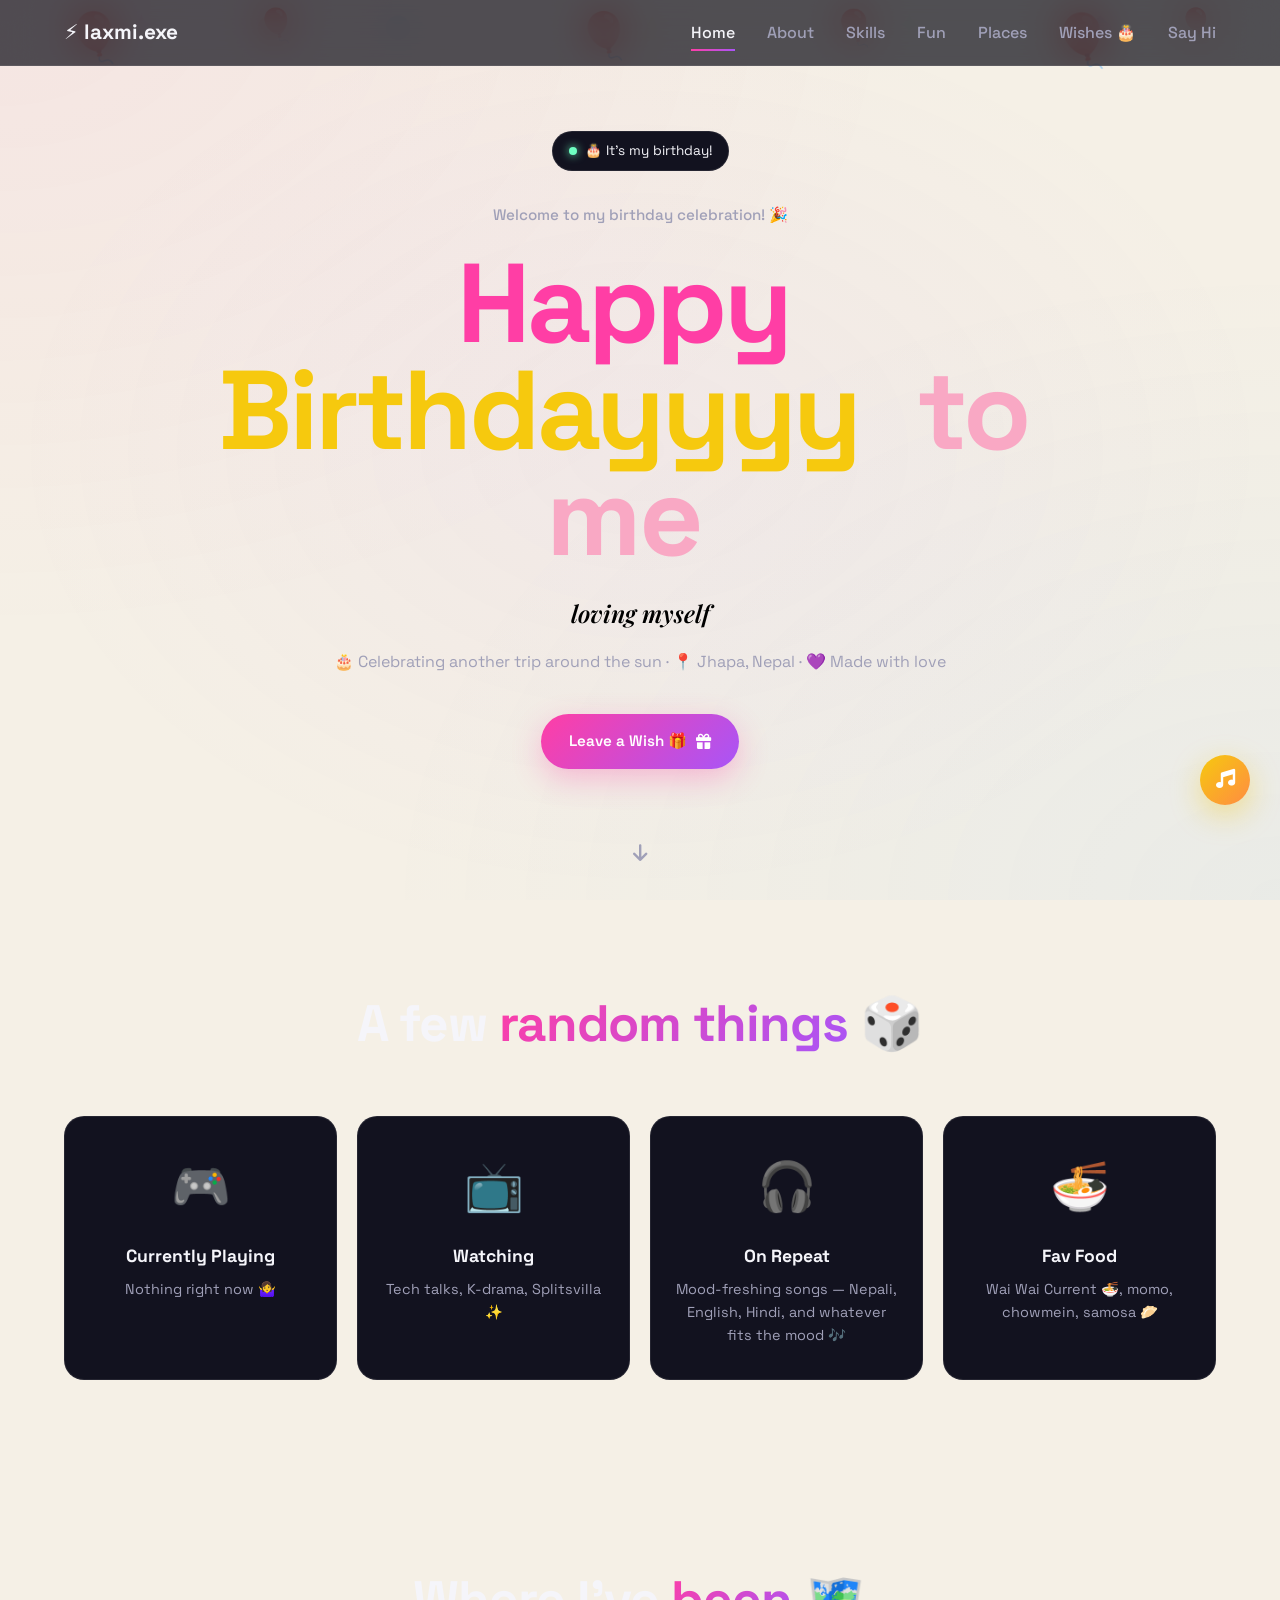
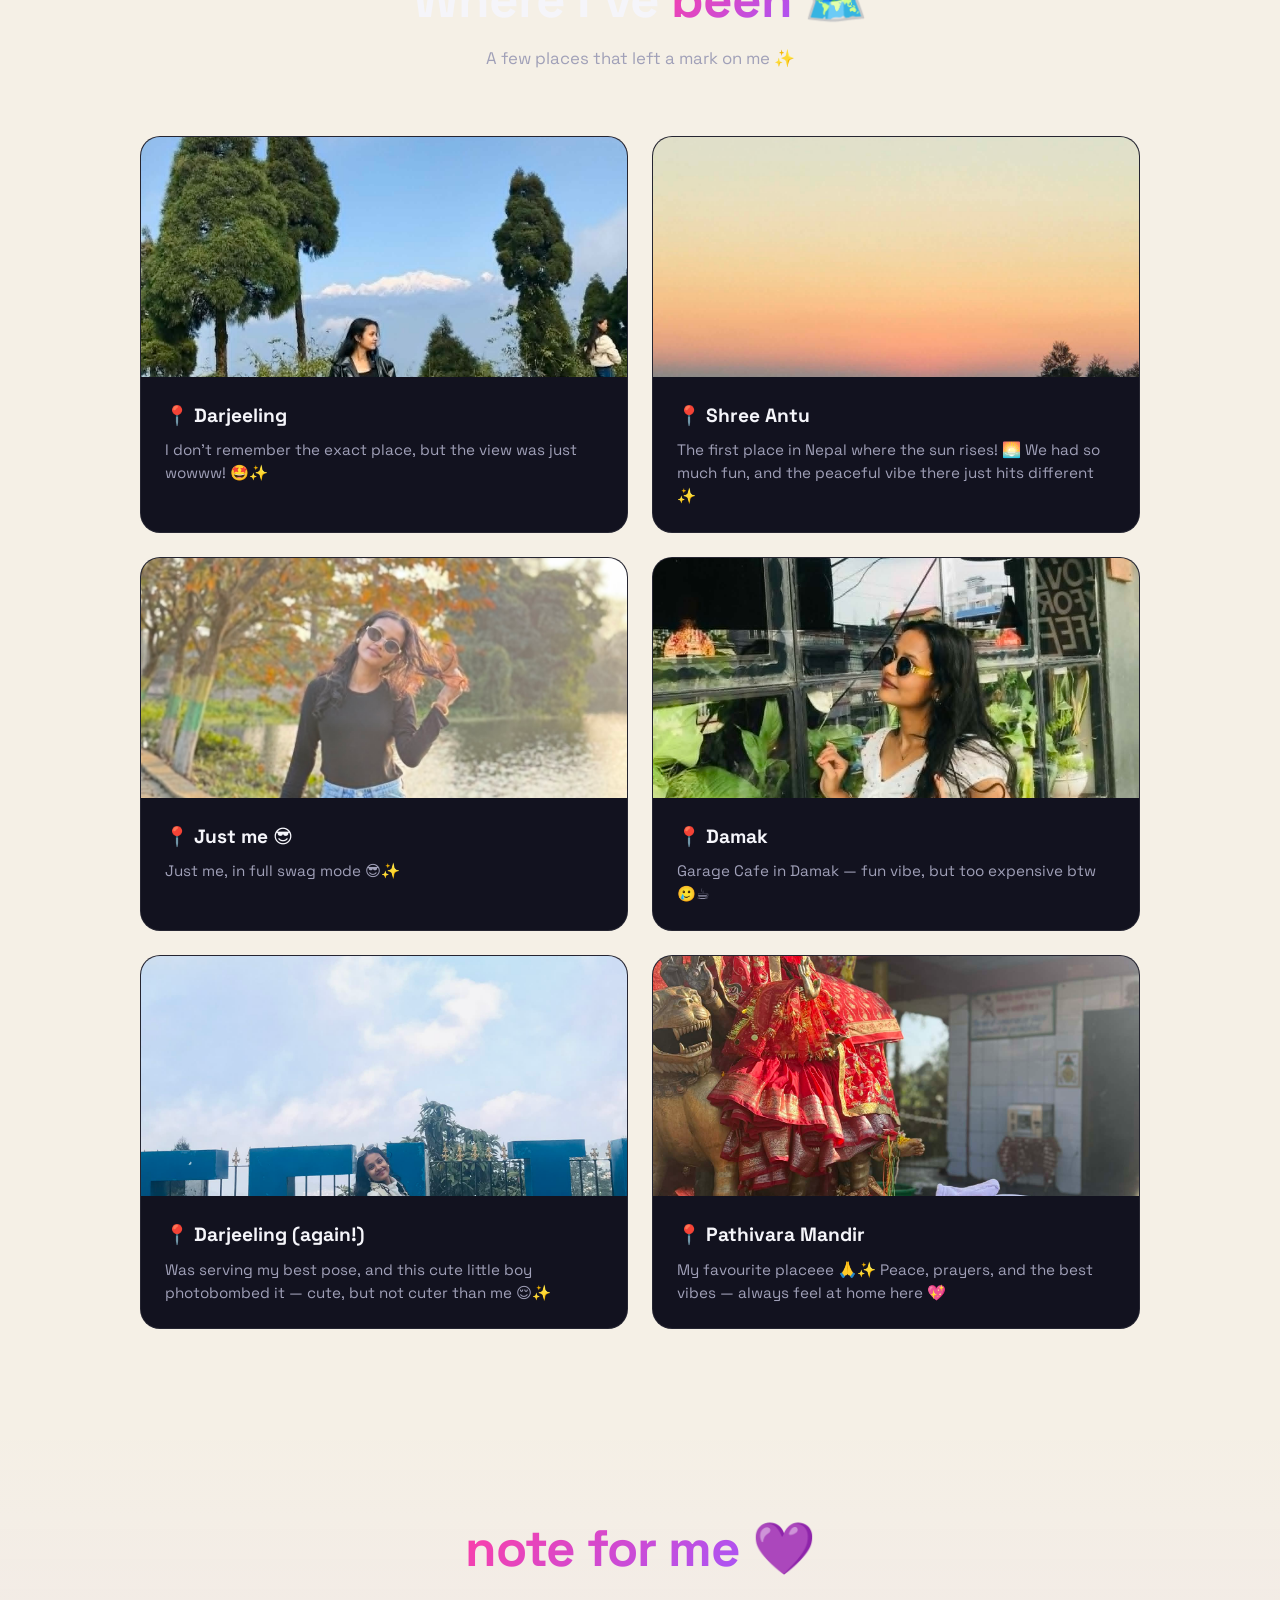
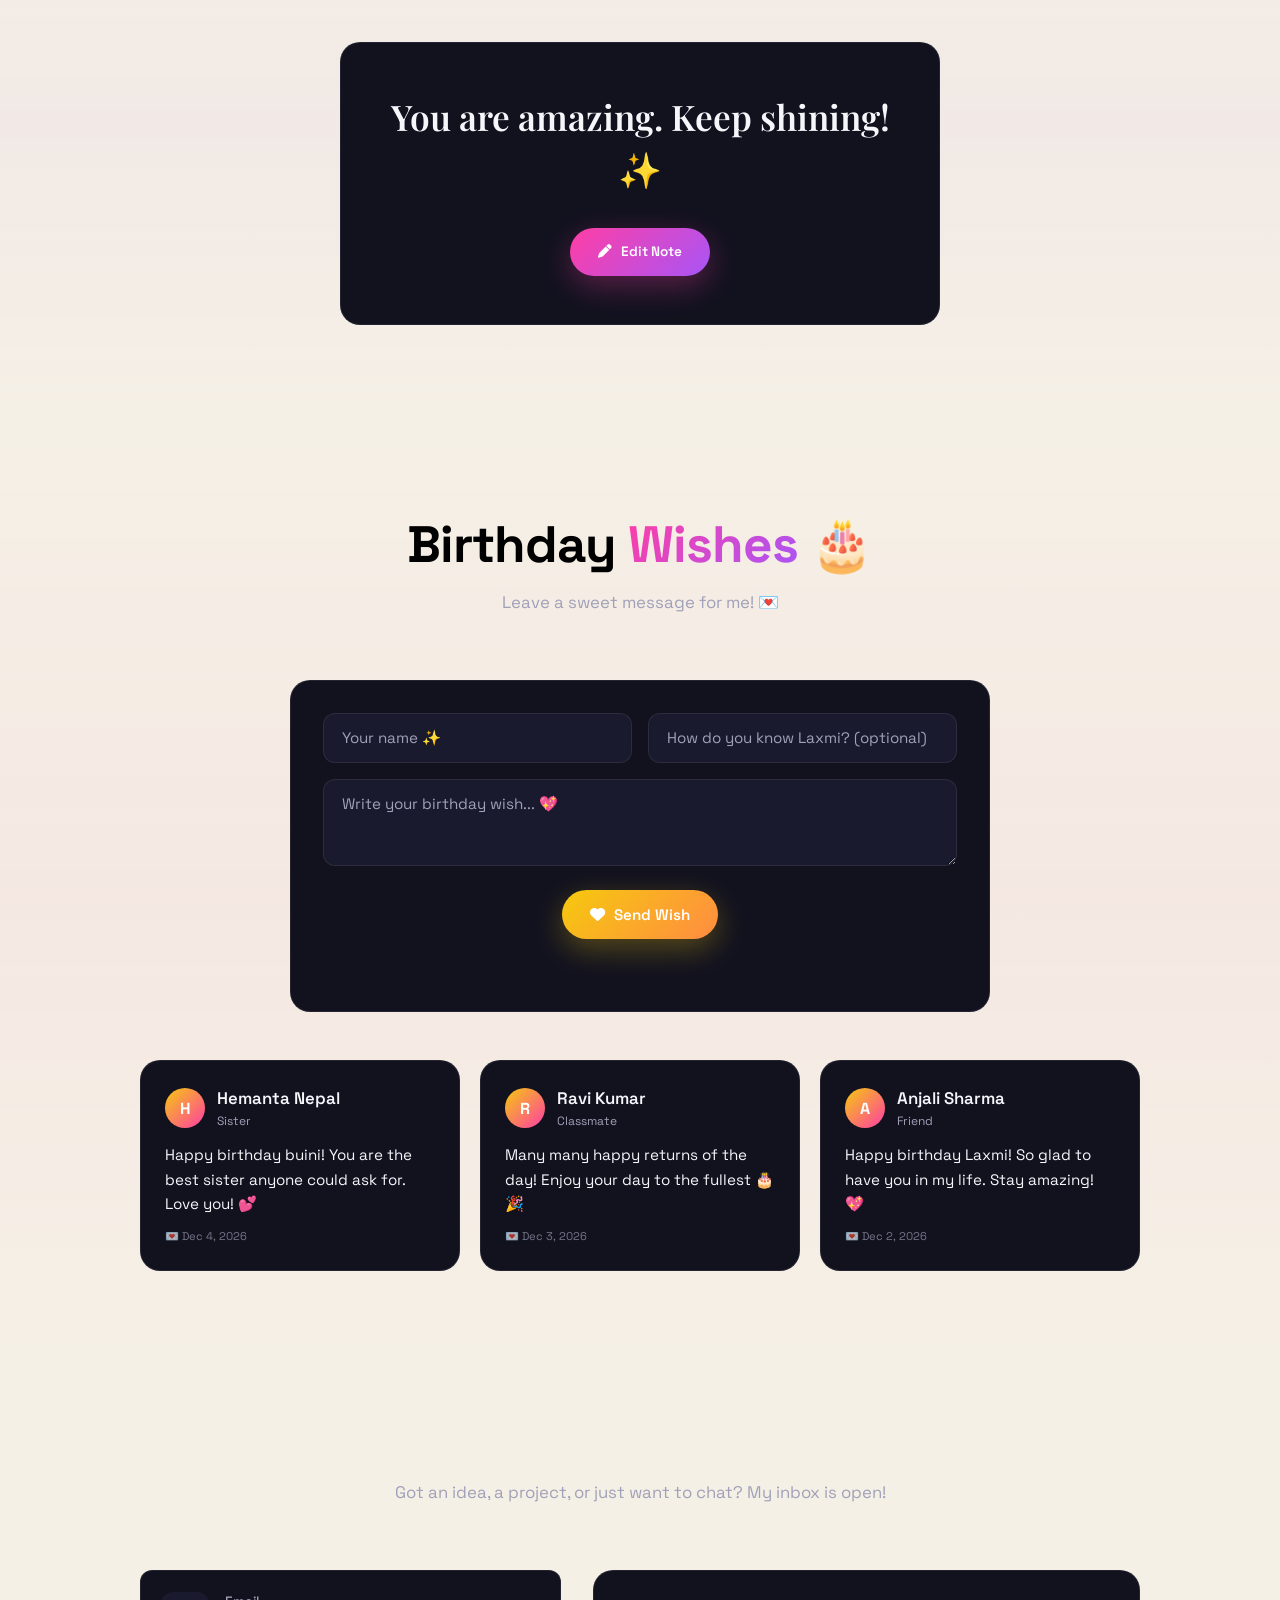
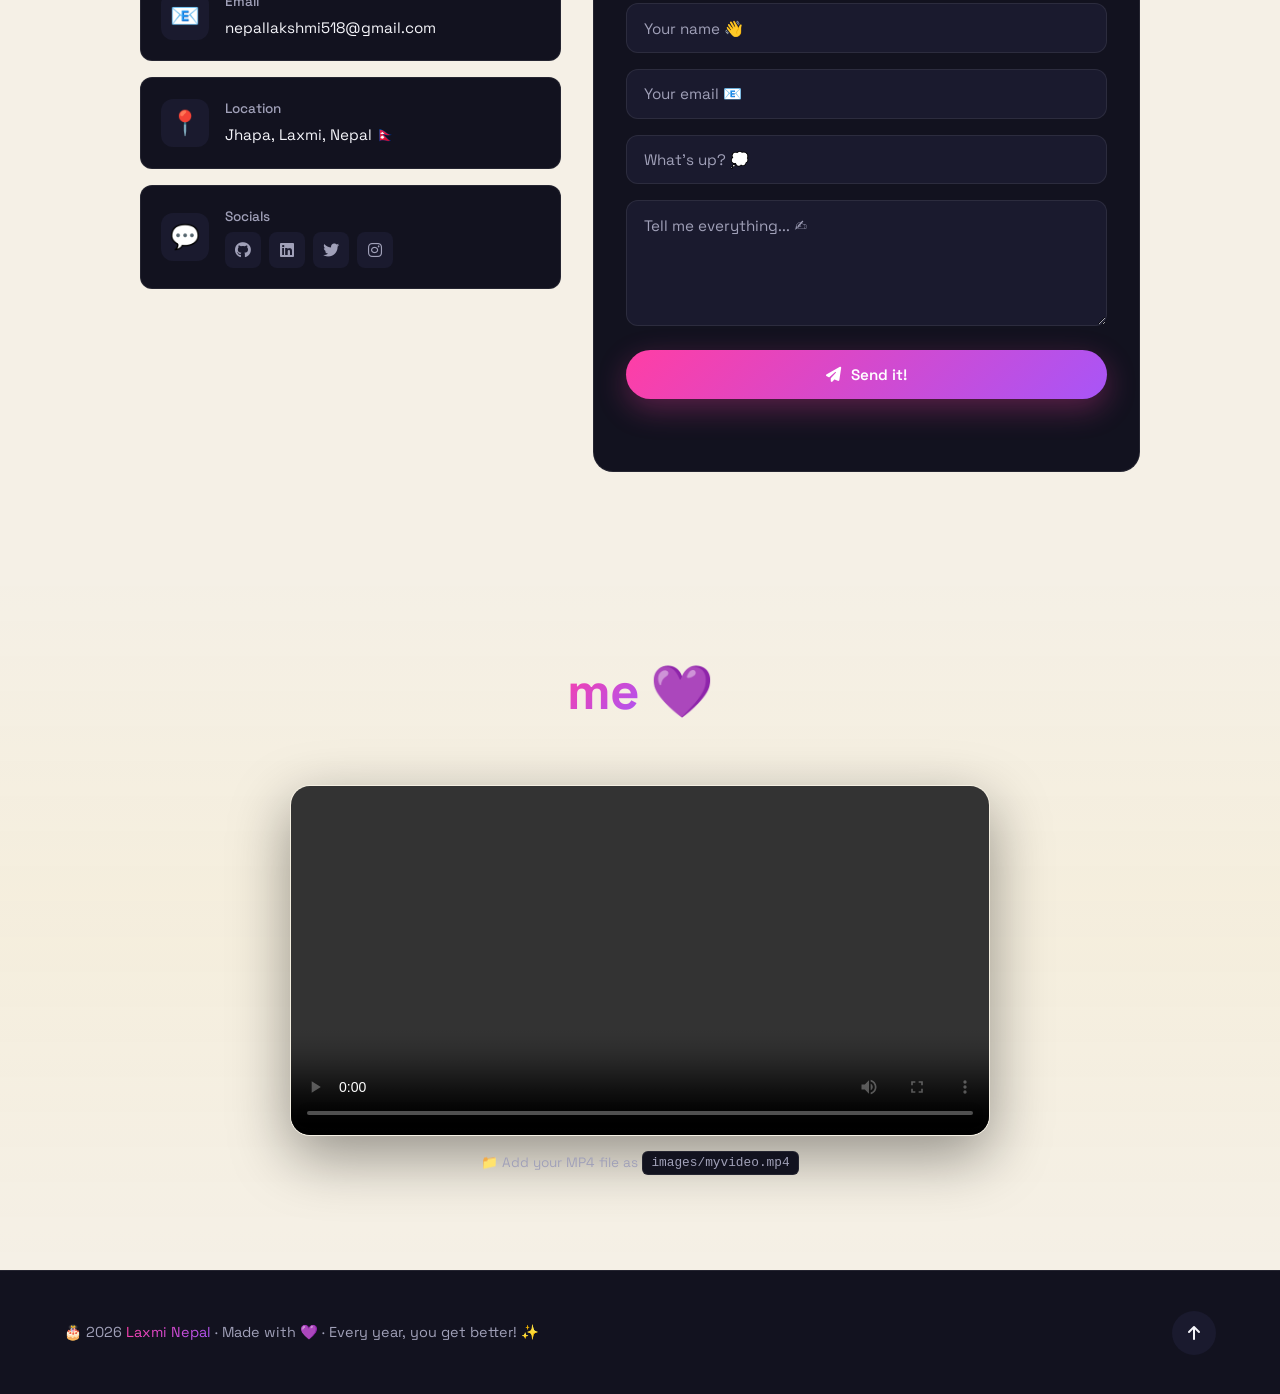
<file: index.html>
<!DOCTYPE html>
<html lang="en">
<head>
    <meta charset="UTF-8" />
    <meta name="viewport" content="width=device-width, initial-scale=1.0" />
    <title>🎂 Happy Birthday Laxmi! 🎉</title>
    <meta name="description" content="Celebrating Laxmi Nepal's birthday — a special birthday wish portfolio! 🎂" />
    <link rel="preconnect" href="https://fonts.googleapis.com" />
    <link rel="preconnect" href="https://fonts.gstatic.com" crossorigin />
    <link href="https://fonts.googleapis.com/css2?family=Space+Grotesk:wght@400;500;600;700&family=Clash+Display:wght@600;700&family=Playfair+Display:ital,wght@0,400;0,600;0,700;0,800;0,900;1,400&display=swap" rel="stylesheet" />
    <link rel="stylesheet" href="https://cdnjs.cloudflare.com/ajax/libs/font-awesome/6.5.0/css/all.min.css" />
    <link rel="stylesheet" href="style.css" />
</head>
<body>
    <div class="bg-gradient"></div>
    <div class="floating-shapes">
        <span class="shape s1">✦</span>
        <span class="shape s2">●</span>
        <span class="shape s3">▲</span>
        <span class="shape s4">✦</span>
        <span class="shape s5">◆</span>
        <span class="shape s6">●</span>
    </div>

    <header class="header" id="header">
        <nav class="nav container">
            <a href="#home" class="nav-logo">⚡ laxmi.exe</a>
            <ul class="nav-menu" id="nav-menu">
                <li><a href="#home" class="nav-link active">Home</a></li>
                <li><a href="#about" class="nav-link">About</a></li>
                <li><a href="#skills" class="nav-link">Skills</a></li>
                <li><a href="#fun" class="nav-link">Fun</a></li>
                <li><a href="#places" class="nav-link">Places</a></li>
                <li><a href="#wishes" class="nav-link">Wishes 🎂</a></li>
                <li><a href="#contact" class="nav-link">Say Hi</a></li>
            </ul>
            <button class="nav-toggle" id="nav-toggle" aria-label="Toggle menu">
                <i class="fas fa-bars"></i>
            </button>
        </nav>
    </header>

    <main>
        <!-- HERO -->
        <section class="hero" id="home">
            <div class="hero-balloons">
                <span class="balloon b1">🎈</span>
                <span class="balloon b2">🎈</span>
                <span class="balloon b3">🎈</span>
                <span class="balloon b4">🎈</span>
                <span class="balloon b5">🎈</span>
                <span class="balloon b6">🎈</span>
            </div>
            <div class="container hero-container">
                <div class="hero-badge" data-reveal>
                    <span class="dot"></span>
                    🎂 It's my birthday!
                </div>
                <p class="welcome-text" data-reveal>Welcome to my birthday celebration! 🎉</p>
                <h1 class="hero-name" data-reveal>
                    <span class="word text-pink">Happy</span>
                    <span class="word text-gold">Birthdayyyy</span>
                    <span class="word name-pink">to</span>
                    <span class="word name-pink">me</span>
                </h1>
                <p class="hero-bio" data-reveal>loving myself</p>
                <p class="hero-tag" data-reveal>
                    🎂 Celebrating another trip around the sun · 📍 Jhapa, Nepal · 💜 Made with love
                </p>
                <div class="hero-cta" data-reveal>
                    <a href="#wishes" class="btn btn-primary">
                        Leave a Wish 🎁 <i class="fas fa-gift"></i>
                    </a>

                </div>
            </div>
            <a href="#fun" class="hero-scroll" aria-label="Scroll down">
                <i class="fas fa-arrow-down"></i>
            </a>
        </section>



        <!-- FUN -->
        <section class="section fun" id="fun">
            <div class="container">
                <div class="section-head" data-reveal>
                    <h2 class="section-title">A few <span class="gradient">random things</span> 🎲</h2>
                </div>
                <div class="fun-grid">
                    <div class="fun-card" data-reveal>
                        <div class="fun-emoji">🎮</div>
                        <h3>Currently Playing</h3>
                        <p>Nothing right now 🤷‍♀️</p>
                    </div>
                    <div class="fun-card" data-reveal>
                        <div class="fun-emoji">📺</div>
                        <h3>Watching</h3>
                        <p>Tech talks, K-drama, Splitsvilla ✨</p>
                    </div>
                    <div class="fun-card" data-reveal>
                        <div class="fun-emoji">🎧</div>
                        <h3>On Repeat</h3>
                        <p>Mood-freshing songs — Nepali, English, Hindi, and whatever fits the mood 🎶</p>
                    </div>
                    <div class="fun-card" data-reveal>
                        <div class="fun-emoji">🍜</div>
                        <h3>Fav Food</h3>
                        <p>Wai Wai Current 🍜, momo, chowmein, samosa 🥟</p>
                    </div>
                </div>
            </div>
        </section>

        <!-- PLACES & STORIES -->
        <section class="section places" id="places">
            <div class="container">
                <div class="section-head" data-reveal>
                    <h2 class="section-title">Where I've <span class="gradient">been</span> 🗺️</h2>
                    <p class="section-sub">A few places that left a mark on me ✨</p>
                </div>
                <div class="places-grid">
                    <article class="place-card" data-reveal>
                        <div class="place-photo">
                            <img src="images/photo1.jpg" alt="Place 1" onerror="this.style.display='none'; this.nextElementSibling.style.display='flex';" />
                            <div class="place-placeholder" style="display:none;">📷<span>Add photo1.jpg</span></div>
                        </div>
                        <div class="place-content">
                            <h3>📍 Darjeeling</h3>
                            <p>I don't remember the exact place, but the view was just wowww! 🤩✨</p>
                        </div>
                    </article>
                    <article class="place-card" data-reveal>
                        <div class="place-photo">
                            <img src="images/photo2.jpg" alt="Place 2" onerror="this.style.display='none'; this.nextElementSibling.style.display='flex';" />
                            <div class="place-placeholder" style="display:none;">📷<span>Add photo2.jpg</span></div>
                        </div>
                        <div class="place-content">
                            <h3>📍 Shree Antu</h3>
                            <p>The first place in Nepal where the sun rises! 🌅 We had so much fun, and the peaceful vibe there just hits different ✨</p>
                        </div>
                    </article>
                    <article class="place-card" data-reveal>
                        <div class="place-photo">
                            <img src="images/photo3.jpg" alt="Place 3" onerror="this.style.display='none'; this.nextElementSibling.style.display='flex';" />
                            <div class="place-placeholder" style="display:none;">📷<span>Add photo3.jpg</span></div>
                        </div>
                        <div class="place-content">
                            <h3>📍 Just me 😎</h3>
                            <p>Just me, in full swag mode 😎✨</p>
                        </div>
                    </article>
                    <article class="place-card" data-reveal>
                        <div class="place-photo">
                            <img src="images/photo7.jpg" alt="Place 4" onerror="this.style.display='none'; this.nextElementSibling.style.display='flex';" />
                            <div class="place-placeholder" style="display:none;">📷<span>Add photo7.jpg</span></div>
                        </div>
                        <div class="place-content">
                            <h3>📍 Damak</h3>
                            <p>Garage Cafe in Damak — fun vibe, but too expensive btw 🥲☕</p>
                        </div>
                    </article>
                    <article class="place-card" data-reveal>
                        <div class="place-photo">
                            <img src="images/photo5.jpg" alt="Place 5" onerror="this.style.display='none'; this.nextElementSibling.style.display='flex';" />
                            <div class="place-placeholder" style="display:none;">📷<span>Add photo5.jpg</span></div>
                        </div>
                        <div class="place-content">
                            <h3>📍 Darjeeling (again!)</h3>
                            <p>Was serving my best pose, and this cute little boy photobombed it — cute, but not cuter than me 😌✨</p>
                        </div>
                    </article>
                    <article class="place-card" data-reveal>
                        <div class="place-photo">
                            <img src="images/photo10.jpg" alt="Place 6" onerror="this.style.display='none'; this.nextElementSibling.style.display='flex';" />
                            <div class="place-placeholder" style="display:none;">📷<span>Add photo10.jpg</span></div>
                        </div>
                        <div class="place-content">
                            <h3>📍 Pathivara Mandir</h3>
                            <p>My favourite placeee 🙏✨ Peace, prayers, and the best vibes — always feel at home here 💖</p>
                        </div>
                    </article>
                </div>
            </div>
        </section>

        <!-- NOTE FOR ME -->
        <section class="section note-section" id="note">
            <div class="container">
                <div class="section-head" data-reveal>
                    <h2 class="section-title"><span class="gradient">note for me</span> 💜</h2>
                </div>
                <div class="note-content" data-reveal>
                    <div class="note-card">
                        <p class="note-text" id="note-text">You are amazing. Keep shining! ✨</p>
                        <button class="btn btn-primary edit-note-btn" id="edit-note-btn">
                            <i class="fas fa-pen"></i> Edit Note
                        </button>
                    </div>
                    <div class="note-edit-form" id="note-edit-form" style="display:none;">
                        <textarea id="note-input" rows="3" placeholder="Write a note to yourself... 💜"></textarea>
                        <div class="note-actions">
                            <button class="btn btn-primary" id="save-note-btn"><i class="fas fa-check"></i> Save</button>
                            <button class="btn btn-ghost" id="cancel-note-btn">Cancel</button>
                        </div>
                    </div>
                </div>
            </div>
        </section>

        <!-- BIRTHDAY WISHES -->
        <section class="section wishes" id="wishes">
            <div class="container">
                <div class="section-head" data-reveal>
                    <h2 class="section-title"><span class="wish-black">Birthday</span> <span class="gradient">Wishes</span> 🎂</h2>
                    <p class="section-sub">Leave a sweet message for me! 💌</p>
                </div>
                <div class="wishes-form-wrap" data-reveal>
                    <form class="wishes-form" id="wishes-form">
                        <div class="form-row">
                            <div class="form-group">
                                <input type="text" name="wisher-name" placeholder="Your name ✨" required />
                            </div>
                            <div class="form-group">
                                <input type="text" name="wisher-relation" placeholder="How do you know Laxmi? (optional)" />
                            </div>
                        </div>
                        <div class="form-group">
                            <textarea name="wish-message" rows="3" placeholder="Write your birthday wish... 💖" required></textarea>
                        </div>
                        <div class="form-actions">
                            <button type="submit" class="btn btn-primary">
                                <i class="fas fa-heart"></i> Send Wish
                            </button>
                        </div>
                        <p class="form-status" id="wishes-status"></p>
                    </form>
                </div>
                <div class="wishes-grid" id="wishes-grid" data-reveal>
                    <!-- wishes rendered by JS -->
                </div>
            </div>
        </section>

        <!-- CONTACT -->
        <section class="section contact" id="contact">
            <div class="container">
                <div class="section-head" data-reveal>
                    <p class="section-sub">Got an idea, a project, or just want to chat? My inbox is open!</p>
                </div>
                <div class="contact-grid">
                    <div class="contact-info" data-reveal>
                        <div class="contact-item">
                            <div class="contact-icon">📧</div>
                            <div>
                                <h4>Email</h4>
                                <p>nepallakshmi518@gmail.com</p>
                            </div>
                        </div>
                        <div class="contact-item">
                            <div class="contact-icon">📍</div>
                            <div>
                                <h4>Location</h4>
                                <p>Jhapa, Laxmi, Nepal 🇳🇵</p>
                            </div>
                        </div>
                        <div class="contact-item">
                            <div class="contact-icon">💬</div>
                            <div>
                                <h4>Socials</h4>
                                <div class="social-links">
                                    <a href="https://github.com/laxminepall" target="_blank" rel="noopener" aria-label="GitHub"><i class="fab fa-github"></i></a>
                                    <a href="#" aria-label="LinkedIn"><i class="fab fa-linkedin"></i></a>
                                    <a href="#" aria-label="Twitter"><i class="fab fa-twitter"></i></a>
                                    <a href="#" aria-label="Instagram"><i class="fab fa-instagram"></i></a>
                                </div>
                            </div>
                        </div>
                    </div>
                    <form class="contact-form" id="contact-form" data-reveal>
                        <div class="form-group">
                            <input type="text" name="name" placeholder="Your name 👋" required />
                        </div>
                        <div class="form-group">
                            <input type="email" name="email" placeholder="Your email 📧" required />
                        </div>
                        <div class="form-group">
                            <input type="text" name="subject" placeholder="What's up? 💭" required />
                        </div>
                        <div class="form-group">
                            <textarea name="message" rows="5" placeholder="Tell me everything... ✍️" required></textarea>
                        </div>
                        <button type="submit" class="btn btn-primary">
                            <i class="fas fa-paper-plane"></i> Send it!
                        </button>
                        <p class="form-status" id="form-status"></p>
                    </form>
                </div>
            </div>
        </section>
    </main>

    <section class="section video-section" id="video">
        <div class="container">
            <div class="section-head" data-reveal>
                <h2 class="section-title"><span class="gradient">me</span> 💜</h2>
            </div>
            <div class="video-wrap" data-reveal>
                <video class="my-video" controls autoplay loop playsinline>
                    <source src="images/20cc01bb-fa51-4eac-a421-1152b60462b6.mp4" type="video/mp4">
                    Your browser doesn't support video.
                </video>
                <p class="video-note">📁 Add your MP4 file as <code>images/myvideo.mp4</code></p>
            </div>
        </div>
    </section>

    <footer class="footer">
        <div class="container">
            <p>🎂 <span id="year"></span> <span class="gradient">Laxmi Nepal</span> · Made with 💜 · Every year, you get better! ✨</p>
            <a href="#home" class="back-top" aria-label="Back to top">
                <i class="fas fa-arrow-up"></i>
            </a>
        </div>
    </footer>

    <div class="splash-overlay" id="splash-overlay">
        <div class="splash-text">
            <div class="splash-emojis">
                <span>🎉</span><span>🎂</span><span>🎊</span>
            </div>
            <span class="splash-word y1">yayyyyyy</span>
            <span class="splash-word y2">its my birthday</span>
            <div class="splash-emojis bottom">
                <span>🎁</span><span>✨</span><span>💜</span>
            </div>
        </div>
    </div>

    <button class="scroll-top" id="scroll-top" aria-label="Scroll to top">
        <i class="fas fa-arrow-up"></i>
    </button>

    <button class="music-btn" id="music-btn" aria-label="Toggle music">
        <i class="fas fa-music"></i>
    </button>

    <div class="music-player" id="music-player">
        <div class="music-header">
            <span>🎵 Haareya - Arijit Singh</span>
            <button class="music-close" id="music-close">&times;</button>
        </div>
        <iframe id="music-iframe" src="" allow="autoplay; encrypted-media" allowfullscreen></iframe>
    </div>

    <script src="script.js"></script>
</body>
</html>
</file>
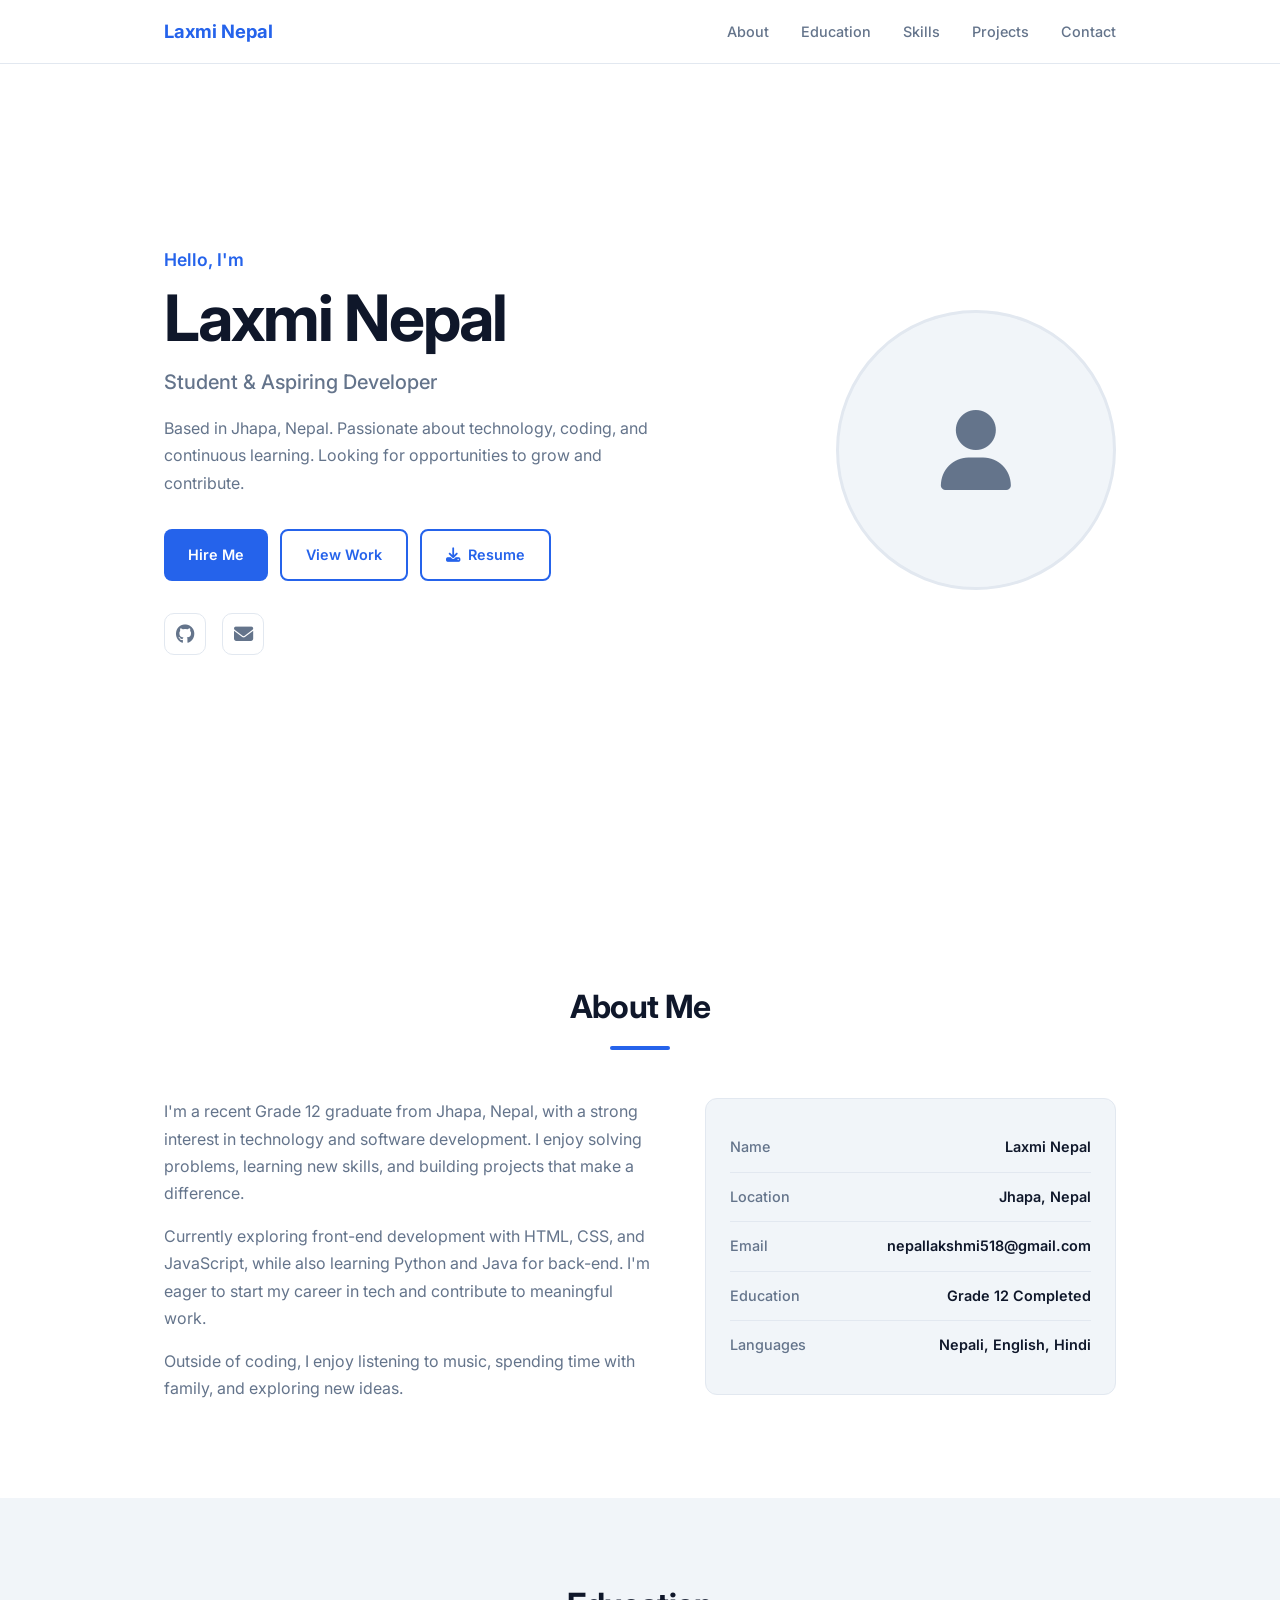
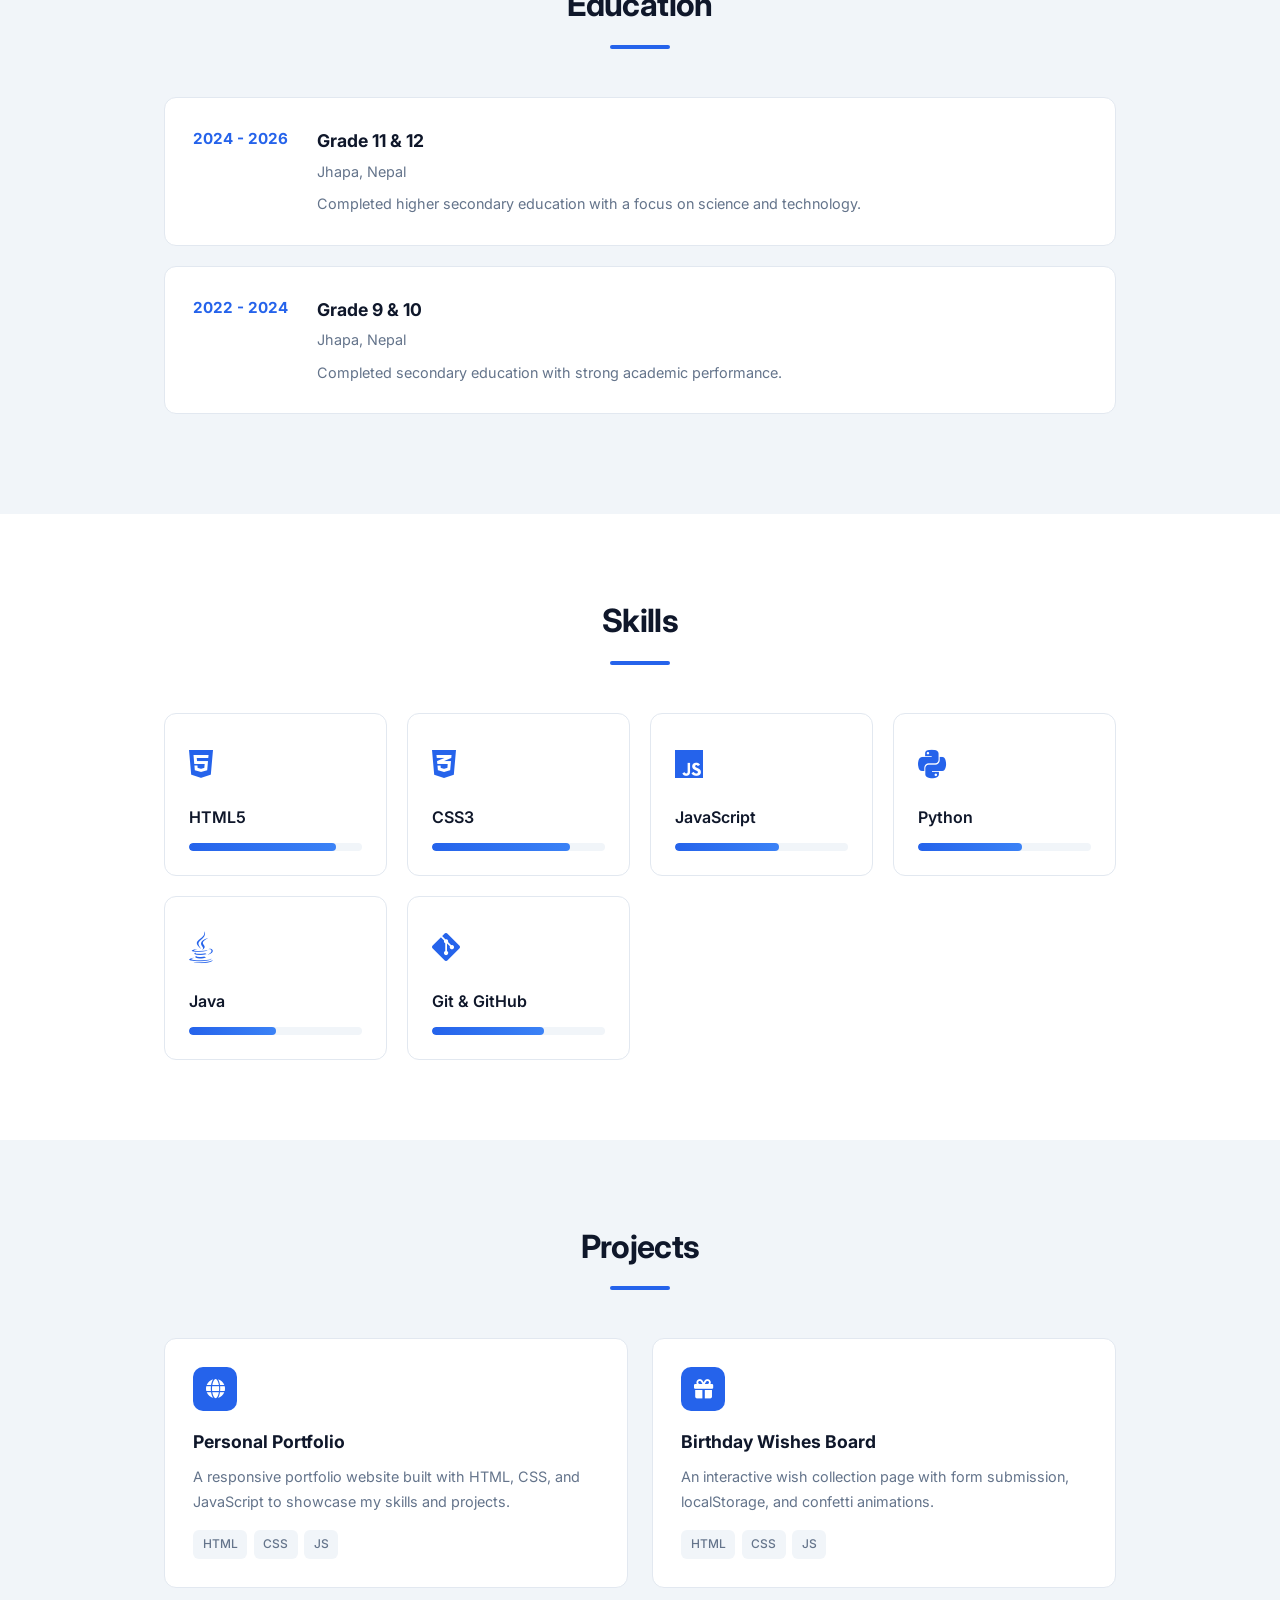
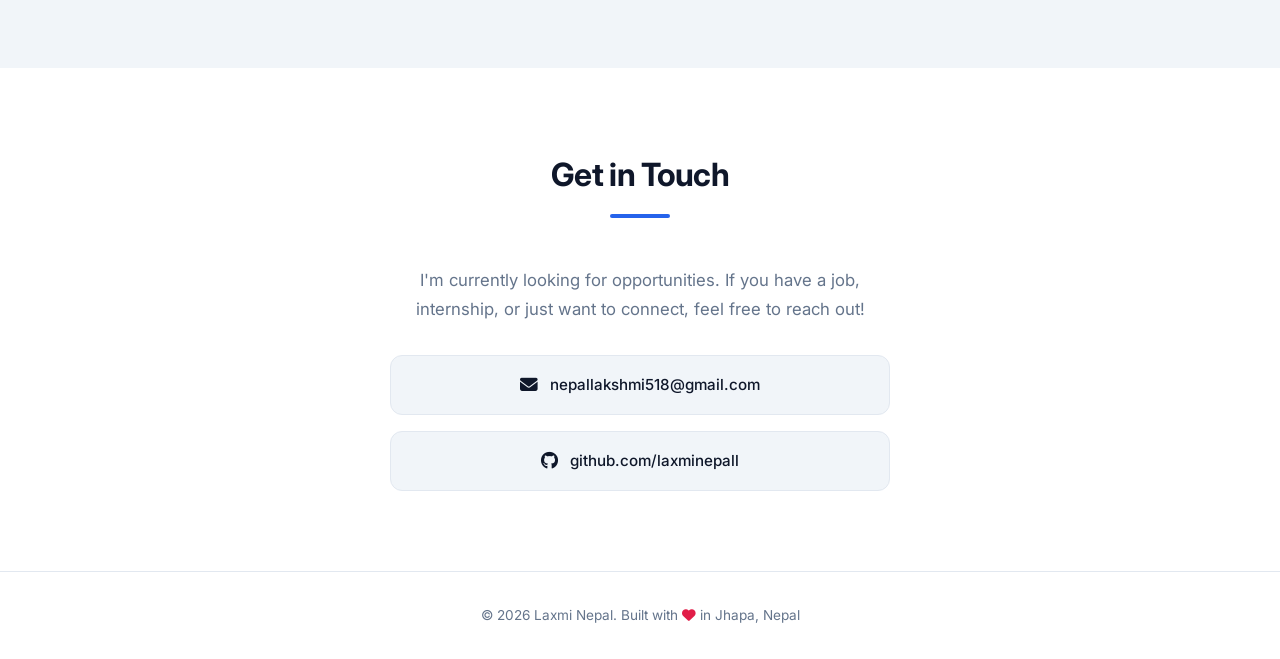
<file: myportfolio/index.html>
<!DOCTYPE html>
<html lang="en">
<head>
    <meta charset="UTF-8" />
    <meta name="viewport" content="width=device-width, initial-scale=1.0" />
    <title>Laxmi Nepal | Portfolio</title>
    <meta name="description" content="Portfolio of Laxmi Nepal — student, aspiring developer" />
    <link rel="preconnect" href="https://fonts.googleapis.com" />
    <link rel="preconnect" href="https://fonts.gstatic.com" crossorigin />
    <link href="https://fonts.googleapis.com/css2?family=Inter:wght@400;500;600;700&display=swap" rel="stylesheet" />
    <link rel="stylesheet" href="https://cdnjs.cloudflare.com/ajax/libs/font-awesome/6.5.0/css/all.min.css" />
    <link rel="stylesheet" href="style.css" />
</head>
<body>
    <header class="header">
        <nav class="nav container">
            <a href="#home" class="logo">Laxmi Nepal</a>
            <ul class="nav-links" id="nav-links">
                <li><a href="#about" class="nav-link">About</a></li>
                <li><a href="#education" class="nav-link">Education</a></li>
                <li><a href="#skills" class="nav-link">Skills</a></li>
                <li><a href="#projects" class="nav-link">Projects</a></li>
                <li><a href="#contact" class="nav-link">Contact</a></li>
            </ul>
            <button class="nav-toggle" id="nav-toggle" aria-label="Menu">
                <i class="fas fa-bars"></i>
            </button>
        </nav>
    </header>

    <main>
        <section class="hero" id="home">
            <div class="container hero-container">
                <div class="hero-content">
                    <p class="hero-greeting">Hello, I'm</p>
                    <h1 class="hero-name">Laxmi Nepal</h1>
                    <p class="hero-title">Student & Aspiring Developer</p>
                    <p class="hero-desc">Based in Jhapa, Nepal. Passionate about technology, coding, and continuous learning. Looking for opportunities to grow and contribute.</p>
                    <div class="hero-actions">
                        <a href="#contact" class="btn btn-primary">Hire Me</a>
                        <a href="#projects" class="btn btn-outline">View Work</a>
                        <a href="resume.pdf" class="btn btn-outline" download><i class="fas fa-download"></i> Resume</a>
                    </div>
                    <div class="hero-socials">
                        <a href="https://github.com/laxminepall" target="_blank" aria-label="GitHub"><i class="fab fa-github"></i></a>
                        <a href="mailto:nepallakshmi518@gmail.com" aria-label="Email"><i class="fas fa-envelope"></i></a>
                    </div>
                </div>
                <div class="hero-photo">
                    <div class="photo-placeholder">
                        <i class="fas fa-user"></i>
                    </div>
                </div>
            </div>
        </section>

        <section class="section about" id="about">
            <div class="container">
                <h2 class="section-title">About Me</h2>
                <div class="divider"></div>
                <div class="about-grid">
                    <div class="about-text">
                        <p>I'm a recent Grade 12 graduate from Jhapa, Nepal, with a strong interest in technology and software development. I enjoy solving problems, learning new skills, and building projects that make a difference.</p>
                        <p>Currently exploring front-end development with HTML, CSS, and JavaScript, while also learning Python and Java for back-end. I'm eager to start my career in tech and contribute to meaningful work.</p>
                        <p>Outside of coding, I enjoy listening to music, spending time with family, and exploring new ideas.</p>
                    </div>
                    <div class="about-info">
                        <div class="info-item">
                            <span class="info-label">Name</span>
                            <span class="info-value">Laxmi Nepal</span>
                        </div>
                        <div class="info-item">
                            <span class="info-label">Location</span>
                            <span class="info-value">Jhapa, Nepal</span>
                        </div>
                        <div class="info-item">
                            <span class="info-label">Email</span>
                            <span class="info-value">nepallakshmi518@gmail.com</span>
                        </div>
                        <div class="info-item">
                            <span class="info-label">Education</span>
                            <span class="info-value">Grade 12 Completed</span>
                        </div>
                        <div class="info-item">
                            <span class="info-label">Languages</span>
                            <span class="info-value">Nepali, English, Hindi</span>
                        </div>
                    </div>
                </div>
            </div>
        </section>

        <section class="section education" id="education">
            <div class="container">
                <h2 class="section-title">Education</h2>
                <div class="divider"></div>
                <div class="edu-card">
                    <div class="edu-year">2024 - 2026</div>
                    <div class="edu-detail">
                        <h3>Grade 11 & 12</h3>
                        <p class="edu-school">Jhapa, Nepal</p>
                        <p class="edu-desc">Completed higher secondary education with a focus on science and technology.</p>
                    </div>
                </div>
                <div class="edu-card">
                    <div class="edu-year">2022 - 2024</div>
                    <div class="edu-detail">
                        <h3>Grade 9 & 10</h3>
                        <p class="edu-school">Jhapa, Nepal</p>
                        <p class="edu-desc">Completed secondary education with strong academic performance.</p>
                    </div>
                </div>
            </div>
        </section>

        <section class="section skills" id="skills">
            <div class="container">
                <h2 class="section-title">Skills</h2>
                <div class="divider"></div>
                <div class="skills-grid">
                    <div class="skill-card">
                        <div class="skill-icon"><i class="fab fa-html5"></i></div>
                        <h3>HTML5</h3>
                        <div class="skill-bar"><div class="skill-fill" style="width:85%"></div></div>
                    </div>
                    <div class="skill-card">
                        <div class="skill-icon"><i class="fab fa-css3-alt"></i></div>
                        <h3>CSS3</h3>
                        <div class="skill-bar"><div class="skill-fill" style="width:80%"></div></div>
                    </div>
                    <div class="skill-card">
                        <div class="skill-icon"><i class="fab fa-js"></i></div>
                        <h3>JavaScript</h3>
                        <div class="skill-bar"><div class="skill-fill" style="width:60%"></div></div>
                    </div>
                    <div class="skill-card">
                        <div class="skill-icon"><i class="fab fa-python"></i></div>
                        <h3>Python</h3>
                        <div class="skill-bar"><div class="skill-fill" style="width:60%"></div></div>
                    </div>
                    <div class="skill-card">
                        <div class="skill-icon"><i class="fab fa-java"></i></div>
                        <h3>Java</h3>
                        <div class="skill-bar"><div class="skill-fill" style="width:50%"></div></div>
                    </div>
                    <div class="skill-card">
                        <div class="skill-icon"><i class="fab fa-git-alt"></i></div>
                        <h3>Git & GitHub</h3>
                        <div class="skill-bar"><div class="skill-fill" style="width:65%"></div></div>
                    </div>
                </div>
            </div>
        </section>

        <section class="section projects" id="projects">
            <div class="container">
                <h2 class="section-title">Projects</h2>
                <div class="divider"></div>
                <div class="projects-grid">
                    <div class="project-card">
                        <div class="project-icon"><i class="fas fa-globe"></i></div>
                        <h3>Personal Portfolio</h3>
                        <p>A responsive portfolio website built with HTML, CSS, and JavaScript to showcase my skills and projects.</p>
                        <div class="project-tags">
                            <span>HTML</span>
                            <span>CSS</span>
                            <span>JS</span>
                        </div>
                    </div>
                    <div class="project-card">
                        <div class="project-icon"><i class="fas fa-gift"></i></div>
                        <h3>Birthday Wishes Board</h3>
                        <p>An interactive wish collection page with form submission, localStorage, and confetti animations.</p>
                        <div class="project-tags">
                            <span>HTML</span>
                            <span>CSS</span>
                            <span>JS</span>
                        </div>
                    </div>
                </div>
            </div>
        </section>

        <section class="section contact" id="contact">
            <div class="container">
                <h2 class="section-title">Get in Touch</h2>
                <div class="divider"></div>
                <div class="contact-content">
                    <p>I'm currently looking for opportunities. If you have a job, internship, or just want to connect, feel free to reach out!</p>
                    <div class="contact-links">
                        <a href="mailto:nepallakshmi518@gmail.com" class="contact-link">
                            <i class="fas fa-envelope"></i> nepallakshmi518@gmail.com
                        </a>
                        <a href="https://github.com/laxminepall" target="_blank" class="contact-link">
                            <i class="fab fa-github"></i> github.com/laxminepall
                        </a>
                    </div>
                </div>
            </div>
        </section>
    </main>

    <footer class="footer">
        <div class="container">
            <p>&copy; 2026 Laxmi Nepal. Built with <i class="fas fa-heart" style="color:#e11d48;"></i> in Jhapa, Nepal</p>
        </div>
    </footer>

    <script src="script.js"></script>
</body>
</html>
</file>
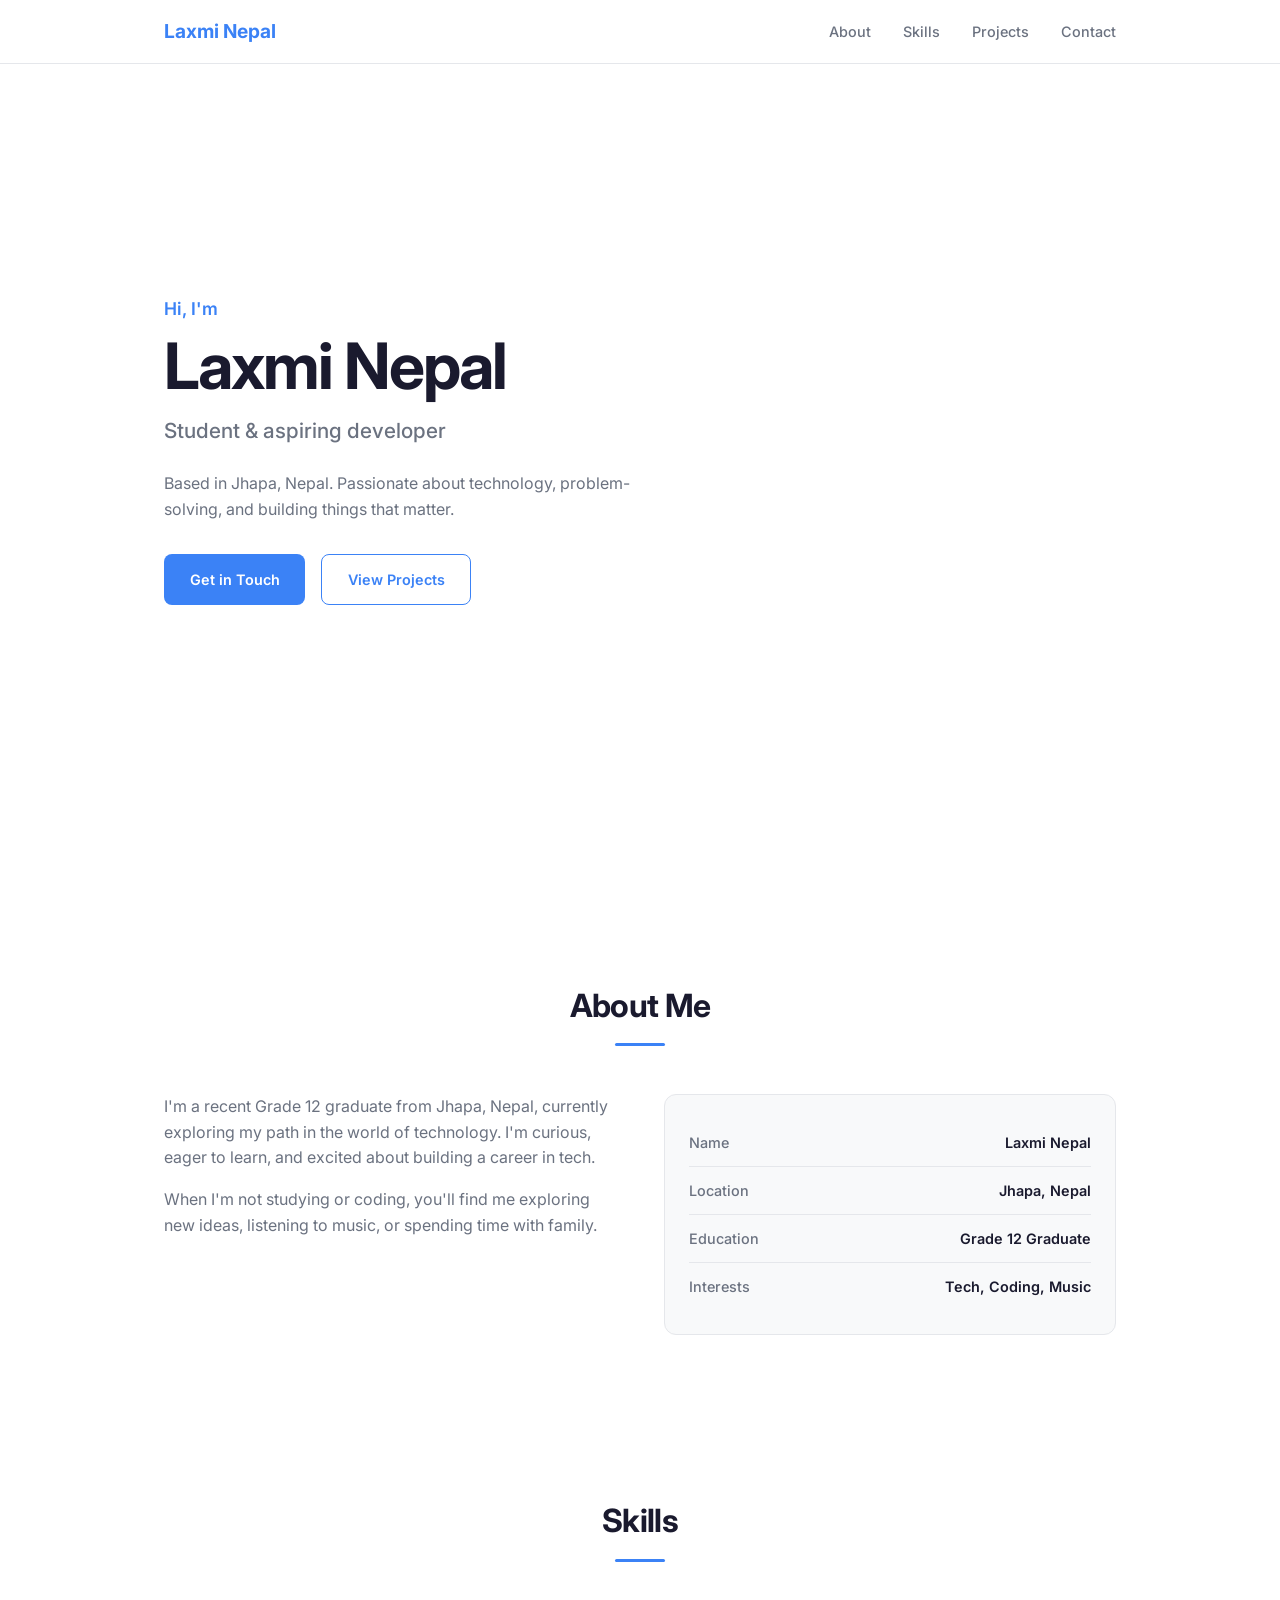
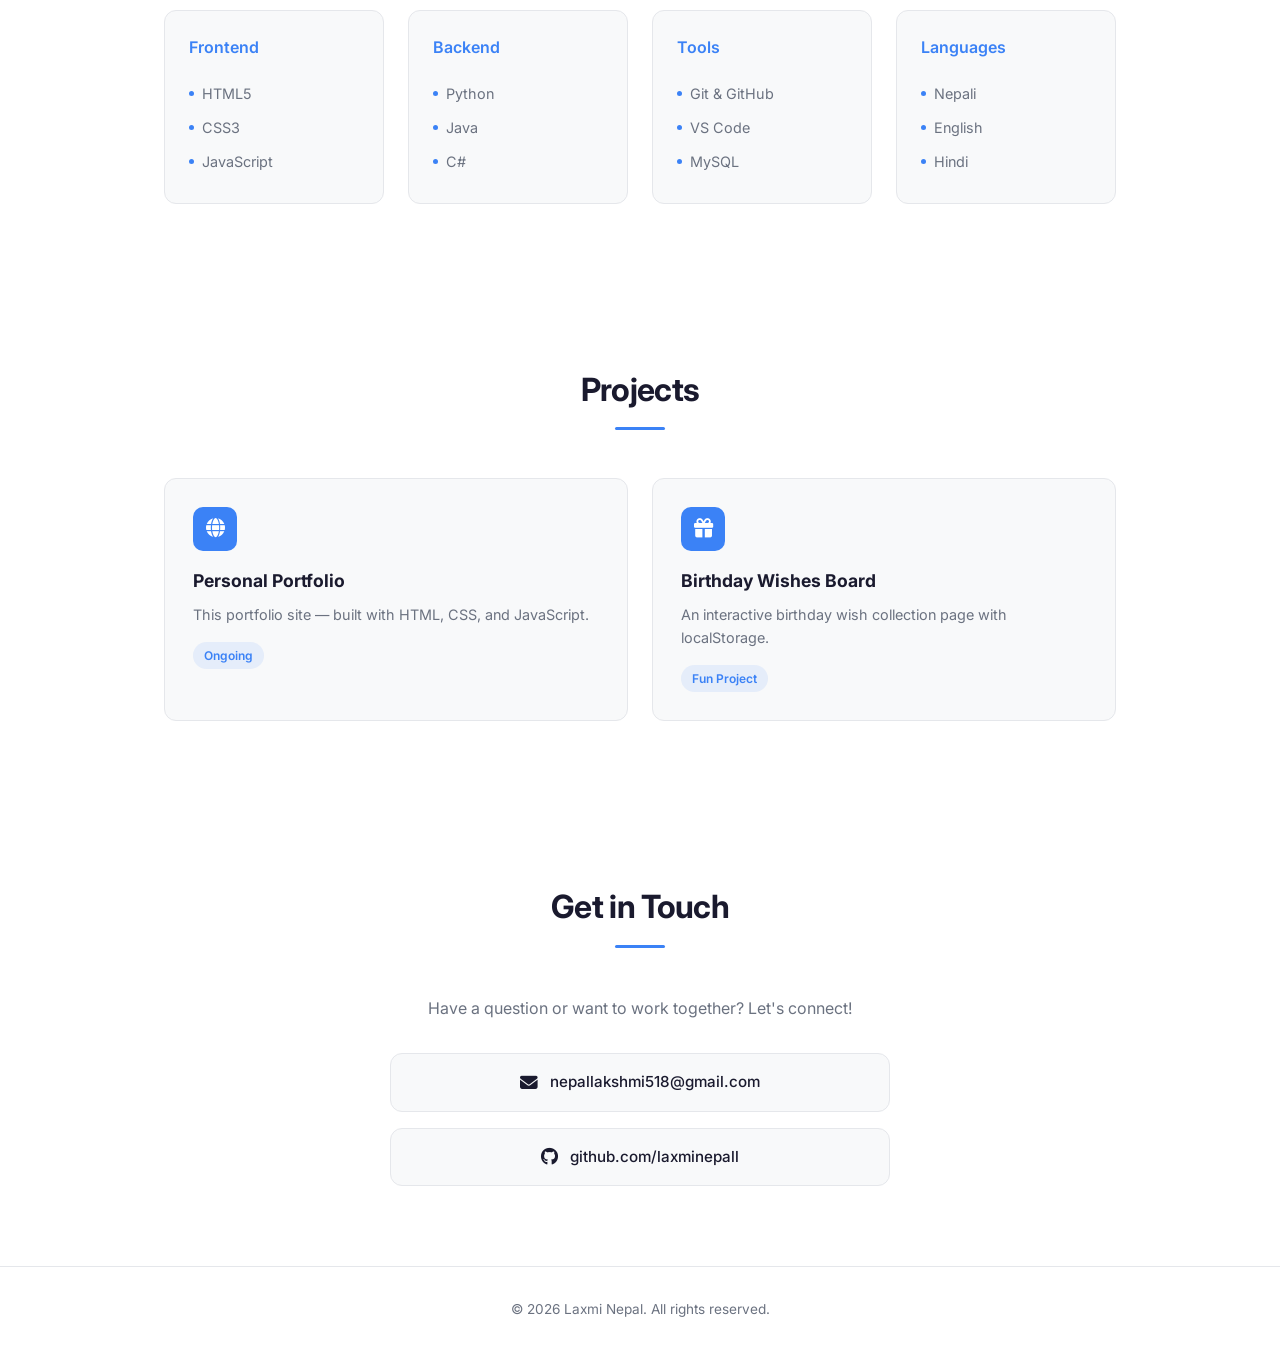
<file: portfolio/index.html>
<!DOCTYPE html>
<html lang="en">
<head>
    <meta charset="UTF-8" />
    <meta name="viewport" content="width=device-width, initial-scale=1.0" />
    <title>Laxmi Nepal | Portfolio</title>
    <meta name="description" content="Portfolio of Laxmi Nepal" />
    <link rel="preconnect" href="https://fonts.googleapis.com" />
    <link rel="preconnect" href="https://fonts.gstatic.com" crossorigin />
    <link href="https://fonts.googleapis.com/css2?family=Inter:wght@400;500;600;700&display=swap" rel="stylesheet" />
    <link rel="stylesheet" href="https://cdnjs.cloudflare.com/ajax/libs/font-awesome/6.5.0/css/all.min.css" />
    <link rel="stylesheet" href="style.css" />
</head>
<body>
    <header class="header">
        <nav class="nav container">
            <a href="#home" class="logo">Laxmi Nepal</a>
            <ul class="nav-links" id="nav-links">
                <li><a href="#about" class="nav-link">About</a></li>
                <li><a href="#skills" class="nav-link">Skills</a></li>
                <li><a href="#projects" class="nav-link">Projects</a></li>
                <li><a href="#contact" class="nav-link">Contact</a></li>
            </ul>
            <button class="nav-toggle" id="nav-toggle" aria-label="Menu">
                <i class="fas fa-bars"></i>
            </button>
        </nav>
    </header>

    <main>
        <section class="hero" id="home">
            <div class="container hero-container">
                <div class="hero-content">
                    <p class="hero-greeting">Hi, I'm</p>
                    <h1 class="hero-name">Laxmi Nepal</h1>
                    <p class="hero-title">Student & aspiring developer</p>
                    <p class="hero-desc">
                        Based in Jhapa, Nepal. Passionate about technology, problem-solving, and building things that matter.
                    </p>
                    <div class="hero-actions">
                        <a href="#contact" class="btn btn-primary">Get in Touch</a>
                        <a href="#projects" class="btn btn-outline">View Projects</a>
                    </div>
                </div>
            </div>
        </section>

        <section class="section about" id="about">
            <div class="container">
                <div class="section-head">
                    <h2 class="section-title">About Me</h2>
                    <div class="divider"></div>
                </div>
                <div class="about-grid">
                    <div class="about-text">
                        <p>
                            I'm a recent Grade 12 graduate from Jhapa, Nepal, currently exploring my path in the world of technology. I'm curious, eager to learn, and excited about building a career in tech.
                        </p>
                        <p>
                            When I'm not studying or coding, you'll find me exploring new ideas, listening to music, or spending time with family.
                        </p>
                    </div>
                    <div class="about-details">
                        <div class="detail-item">
                            <span class="detail-label">Name</span>
                            <span class="detail-value">Laxmi Nepal</span>
                        </div>
                        <div class="detail-item">
                            <span class="detail-label">Location</span>
                            <span class="detail-value">Jhapa, Nepal</span>
                        </div>
                        <div class="detail-item">
                            <span class="detail-label">Education</span>
                            <span class="detail-value">Grade 12 Graduate</span>
                        </div>
                        <div class="detail-item">
                            <span class="detail-label">Interests</span>
                            <span class="detail-value">Tech, Coding, Music</span>
                        </div>
                    </div>
                </div>
            </div>
        </section>

        <section class="section skills" id="skills">
            <div class="container">
                <div class="section-head">
                    <h2 class="section-title">Skills</h2>
                    <div class="divider"></div>
                </div>
                <div class="skills-grid">
                    <div class="skill-category">
                        <h3>Frontend</h3>
                        <ul>
                            <li>HTML5</li>
                            <li>CSS3</li>
                            <li>JavaScript</li>
                        </ul>
                    </div>
                    <div class="skill-category">
                        <h3>Backend</h3>
                        <ul>
                            <li>Python</li>
                            <li>Java</li>
                            <li>C#</li>
                        </ul>
                    </div>
                    <div class="skill-category">
                        <h3>Tools</h3>
                        <ul>
                            <li>Git & GitHub</li>
                            <li>VS Code</li>
                            <li>MySQL</li>
                        </ul>
                    </div>
                    <div class="skill-category">
                        <h3>Languages</h3>
                        <ul>
                            <li>Nepali</li>
                            <li>English</li>
                            <li>Hindi</li>
                        </ul>
                    </div>
                </div>
            </div>
        </section>

        <section class="section projects" id="projects">
            <div class="container">
                <div class="section-head">
                    <h2 class="section-title">Projects</h2>
                    <div class="divider"></div>
                </div>
                <div class="projects-grid">
                    <div class="project-card">
                        <div class="project-icon"><i class="fas fa-globe"></i></div>
                        <h3>Personal Portfolio</h3>
                        <p>This portfolio site — built with HTML, CSS, and JavaScript.</p>
                        <span class="project-tag">Ongoing</span>
                    </div>
                    <div class="project-card">
                        <div class="project-icon"><i class="fas fa-gift"></i></div>
                        <h3>Birthday Wishes Board</h3>
                        <p>An interactive birthday wish collection page with localStorage.</p>
                        <span class="project-tag">Fun Project</span>
                    </div>
                </div>
            </div>
        </section>

        <section class="section contact" id="contact">
            <div class="container">
                <div class="section-head">
                    <h2 class="section-title">Get in Touch</h2>
                    <div class="divider"></div>
                </div>
                <div class="contact-content">
                    <p>Have a question or want to work together? Let's connect!</p>
                    <div class="contact-links">
                        <a href="mailto:nepallakshmi518@gmail.com" class="contact-link">
                            <i class="fas fa-envelope"></i> nepallakshmi518@gmail.com
                        </a>
                        <a href="https://github.com/laxminepall" target="_blank" class="contact-link">
                            <i class="fab fa-github"></i> github.com/laxminepall
                        </a>
                    </div>
                </div>
            </div>
        </section>
    </main>

    <footer class="footer">
        <div class="container">
            <p>&copy; 2026 Laxmi Nepal. All rights reserved.</p>
        </div>
    </footer>

    <script src="script.js"></script>
</body>
</html>
</file>
<file: style.css>
/* ============================================
   FUN PORTFOLIO STYLES — Laxmi Nepal ⚡
   ============================================ */

* {
    margin: 0;
    padding: 0;
    box-sizing: border-box;
}

:root {
    --bg: #f5f0e6;
    --bg-2: #12121f;
    --bg-3: #1a1a2e;
    --text: #f5f5fa;
    --text-dim: #a0a0b8;
    --border: rgba(255, 255, 255, 0.08);

    --pink: #ff3ea5;
    --blue: #3eaaff;
    --yellow: #ffd93d;
    --green: #6effc1;
    --purple: #a855f7;
    --orange: #ff8c42;

    --grad-1: linear-gradient(135deg, #ff3ea5 0%, #a855f7 100%);
    --grad-2: linear-gradient(135deg, #3eaaff 0%, #6effc1 100%);
    --grad-3: linear-gradient(135deg, #ffd93d 0%, #ff8c42 100%);
    --grad-rainbow: linear-gradient(90deg, #ff3ea5, #a855f7, #3eaaff, #6effc1, #ffd93d);

    --radius: 20px;
    --radius-sm: 12px;
    --transition: all 0.3s cubic-bezier(0.4, 0, 0.2, 1);
}

html {
    scroll-behavior: smooth;
    scroll-padding-top: 80px;
}

body {
    font-family: 'Space Grotesk', system-ui, sans-serif;
    background: var(--bg);
    color: var(--text);
    line-height: 1.6;
    overflow-x: hidden;
    cursor: default;
}

.container {
    max-width: 1200px;
    margin: 0 auto;
    padding: 0 1.5rem;
}

a {
    text-decoration: none;
    color: inherit;
}

ul {
    list-style: none;
}

::selection {
    background: var(--pink);
    color: white;
}

/* ============================================
   ANIMATED BACKGROUND
   ============================================ */
.bg-gradient {
    position: fixed;
    inset: 0;
    background:
        radial-gradient(ellipse at top left, rgba(255, 62, 165, 0.06), transparent 50%),
        radial-gradient(ellipse at bottom right, rgba(62, 170, 255, 0.06), transparent 50%),
        radial-gradient(ellipse at center, rgba(168, 85, 247, 0.05), transparent 70%);
    z-index: -2;
    animation: bgShift 20s ease-in-out infinite;
}

@keyframes bgShift {
    0%, 100% { transform: scale(1) rotate(0deg); }
    50% { transform: scale(1.1) rotate(2deg); }
}

.floating-shapes {
    position: fixed;
    inset: 0;
    pointer-events: none;
    z-index: -1;
    overflow: hidden;
}

.shape {
    position: absolute;
    font-size: 2rem;
    opacity: 0.15;
    animation: float 20s linear infinite;
}

.shape.s1 { left: 10%; animation-delay: 0s; color: var(--pink); }
.shape.s2 { left: 30%; animation-delay: 3s; color: var(--blue); }
.shape.s3 { left: 50%; animation-delay: 6s; color: var(--yellow); }
.shape.s4 { left: 70%; animation-delay: 9s; color: var(--green); }
.shape.s5 { left: 85%; animation-delay: 12s; color: var(--purple); }
.shape.s6 { left: 20%; animation-delay: 15s; color: var(--orange); }

@keyframes float {
    0% { transform: translateY(100vh) rotate(0deg); }
    100% { transform: translateY(-100px) rotate(360deg); }
}

/* ============================================
   NAVIGATION
   ============================================ */
.header {
    position: fixed;
    top: 0;
    left: 0;
    width: 100%;
    background: rgba(10, 10, 20, 0.7);
    backdrop-filter: blur(20px);
    border-bottom: 1px solid var(--border);
    z-index: 1000;
}

.nav {
    display: flex;
    justify-content: space-between;
    align-items: center;
    padding: 1rem 1.5rem;
}

.nav-logo {
    font-weight: 700;
    font-size: 1.3rem;
    color: var(--text);
    transition: var(--transition);
}

.nav-logo:hover {
    color: var(--pink);
    transform: rotate(-3deg) scale(1.05);
}

.nav-menu {
    display: flex;
    gap: 2rem;
    align-items: center;
}

.nav-link {
    color: var(--text-dim);
    font-weight: 500;
    position: relative;
    transition: var(--transition);
    padding: 0.5rem 0;
}

.nav-link::after {
    content: '';
    position: absolute;
    bottom: 0;
    left: 0;
    width: 0;
    height: 2px;
    background: var(--grad-1);
    transition: var(--transition);
}

.nav-link:hover,
.nav-link.active {
    color: var(--text);
}

.nav-link:hover::after,
.nav-link.active::after {
    width: 100%;
}

.nav-toggle {
    display: none;
    background: transparent;
    border: 1px solid var(--border);
    color: var(--text);
    width: 44px;
    height: 44px;
    border-radius: 10px;
    cursor: pointer;
    font-size: 1.2rem;
}

/* ============================================
   BUTTONS
   ============================================ */
.btn {
    display: inline-flex;
    align-items: center;
    gap: 0.6rem;
    padding: 0.95rem 1.75rem;
    border-radius: 100px;
    font-weight: 600;
    font-size: 0.95rem;
    transition: var(--transition);
    cursor: pointer;
    border: none;
    font-family: inherit;
    position: relative;
    overflow: hidden;
}

.btn-primary {
    background: var(--grad-1);
    color: white;
    box-shadow: 0 10px 30px rgba(255, 62, 165, 0.3);
}

.btn-primary::before {
    content: '';
    position: absolute;
    inset: 0;
    background: var(--grad-2);
    opacity: 0;
    transition: var(--transition);
}

.btn-primary > * {
    position: relative;
    z-index: 1;
}

.btn-primary:hover {
    transform: translateY(-3px) scale(1.02);
    box-shadow: 0 15px 40px rgba(255, 62, 165, 0.4);
}

.btn-primary:hover::before {
    opacity: 1;
}

.btn-ghost {
    background: transparent;
    color: var(--text);
    border: 1px solid var(--border);
}

.btn-ghost:hover {
    background: var(--bg-3);
    border-color: var(--blue);
    color: var(--blue);
    transform: translateY(-3px);
}

/* ============================================
   HERO DOODLES & PHOTO
   ============================================ */
.doodles {
    position: absolute;
    inset: 0;
    pointer-events: none;
    z-index: 0;
}

.doodle {
    position: absolute;
    font-size: 2rem;
    animation: excitedBounce 1.5s ease-in-out infinite;
    filter: drop-shadow(0 4px 8px rgba(0, 0, 0, 0.2));
}

.doodle.d1 { top: 5%; left: 5%; animation-delay: 0s; font-size: 2.5rem; }
.doodle.d2 { top: 12%; right: 8%; animation-delay: 0.2s; font-size: 2rem; }
.doodle.d3 { top: 30%; left: 3%; animation-delay: 0.4s; font-size: 1.8rem; }
.doodle.d4 { top: 45%; right: 5%; animation-delay: 0.6s; font-size: 2.2rem; }
.doodle.d5 { bottom: 25%; left: 8%; animation-delay: 0.3s; font-size: 2rem; }
.doodle.d6 { bottom: 15%; right: 10%; animation-delay: 0.5s; font-size: 1.7rem; }
.doodle.d7 { top: 20%; left: 50%; animation-delay: 0.7s; font-size: 1.5rem; }
.doodle.d8 { bottom: 30%; right: 30%; animation-delay: 0.1s; font-size: 1.8rem; }
.doodle.d9 { top: 8%; left: 40%; animation-delay: 0.8s; font-size: 1.5rem; }
.doodle.d10 { bottom: 8%; left: 45%; animation-delay: 0.9s; font-size: 1.6rem; }

/* Doodles in the name area */
.name-doodles {
    position: relative;
    display: inline-block;
}

.name-doodles .doodle {
    position: absolute;
    font-size: 1.5rem;
    animation: excitedBounce 1.5s ease-in-out infinite;
}

.name-doodles .doodle.nd1 { top: -20px; left: -10px; animation-delay: 0s; }
.name-doodles .doodle.nd2 { top: -10px; right: -15px; animation-delay: 0.2s; }
.name-doodles .doodle.nd3 { bottom: -15px; left: -5px; animation-delay: 0.4s; }
.name-doodles .doodle.nd4 { bottom: -5px; right: -10px; animation-delay: 0.6s; }
.name-doodles .doodle.nd5 { top: -20px; left: -10px; animation-delay: 0.1s; }
.name-doodles .doodle.nd6 { top: -10px; right: -15px; animation-delay: 0.3s; }
.name-doodles .doodle.nd7 { bottom: -15px; left: -5px; animation-delay: 0.5s; }
.name-doodles .doodle.nd8 { bottom: -5px; right: -10px; animation-delay: 0.7s; }

@keyframes excitedBounce {
    0%, 100% {
        transform: translateY(0) rotate(0deg) scale(1);
    }
    20% {
        transform: translateY(-15px) rotate(-15deg) scale(1.2);
    }
    40% {
        transform: translateY(-5px) rotate(10deg) scale(1.1);
    }
    60% {
        transform: translateY(-20px) rotate(-8deg) scale(1.25);
    }
    80% {
        transform: translateY(-8px) rotate(12deg) scale(1.15);
    }
}

.hero-photo {
    width: 90px;
    height: 90px;
    border-radius: 50%;
    background: var(--grad-1);
    padding: 4px;
    margin: 0 auto 1.5rem;
    position: relative;
    z-index: 1;
    box-shadow: 0 10px 30px rgba(255, 62, 165, 0.3);
    animation: photoPop 1s cubic-bezier(0.68, -0.55, 0.265, 1.55);
    transition: var(--transition);
}

.hero-photo:hover {
    transform: scale(1.1) rotate(-5deg);
    box-shadow: 0 15px 40px rgba(255, 62, 165, 0.5);
}

.hero-photo img {
    width: 100%;
    height: 100%;
    border-radius: 50%;
    object-fit: cover;
    display: block;
}

.hero-photo-fallback {
    width: 100%;
    height: 100%;
    border-radius: 50%;
    background: white;
    display: flex;
    align-items: center;
    justify-content: center;
    font-size: 2.5rem;
}

@keyframes photoPop {
    0% { transform: scale(0) rotate(-180deg); opacity: 0; }
    100% { transform: scale(1) rotate(0); opacity: 1; }
}

/* ============================================
   HERO
   ============================================ */
.hero {
    min-height: 100vh;
    display: flex;
    align-items: center;
    justify-content: center;
    padding: 8rem 0 4rem;
    position: relative;
}

.hero-container {
    text-align: center;
    max-width: 900px;
    position: relative;
}

.hero-badge {
    display: inline-flex;
    align-items: center;
    gap: 0.5rem;
    padding: 0.5rem 1rem;
    background: var(--bg-2);
    border: 1px solid var(--border);
    border-radius: 100px;
    font-size: 0.85rem;
    margin-bottom: 2rem;
    animation: fadeInUp 0.6s ease;
}

.hero-badge .dot {
    width: 8px;
    height: 8px;
    background: var(--green);
    border-radius: 50%;
    box-shadow: 0 0 10px var(--green);
    animation: pulse 2s infinite;
}

@keyframes pulse {
    0%, 100% { opacity: 1; }
    50% { opacity: 0.5; }
}

.hero-name {
    font-size: clamp(3rem, 9vw, 7rem);
    font-weight: 700;
    line-height: 0.95;
    margin-bottom: 1.5rem;
    letter-spacing: -0.03em;
    font-family: 'Clash Display', 'Space Grotesk', sans-serif;
}

.hero-name .word {
    display: inline-block;
    margin-right: 0.3em;
    animation: fadeInUp 0.8s ease backwards, bobUpDown 2.5s ease-in-out infinite;
}

.hero-name .word:nth-child(1) { animation-delay: 0.1s, 0s; }
.hero-name .word:nth-child(2) { animation-delay: 0.2s, 0.2s; }
.hero-name .word:nth-child(3) { animation-delay: 0.3s, 0.4s; }
.hero-name .word:nth-child(4) { animation-delay: 0.4s, 0.6s; }

@keyframes bobUpDown {
    0%, 100% {
        transform: translateY(0);
    }
    50% {
        transform: translateY(-8px);
    }
}

.hero-name .emoji {
    display: inline-block;
    animation: excitementPop 1.2s ease-in-out infinite, bobUpDown 2.5s ease-in-out infinite;
    animation-delay: 0s, 0.8s;
    margin-left: 0.2em;
    font-size: 1em;
    transform-origin: center;
}

@keyframes excitementPop {
    0%, 100% {
        transform: scale(1) rotate(0deg);
    }
    25% {
        transform: scale(1.2) rotate(-10deg);
    }
    50% {
        transform: scale(1) rotate(0deg);
    }
    75% {
        transform: scale(1.2) rotate(10deg);
    }
}

@keyframes wave {
    0%, 100% { transform: rotate(0deg); }
    25% { transform: rotate(20deg); }
    75% { transform: rotate(-15deg); }
}

.gradient {
    background: var(--grad-1);
    -webkit-background-clip: text;
    -webkit-text-fill-color: transparent;
    background-clip: text;
}

.text-blue {
    color: var(--blue);
}

.text-pink {
    color: var(--pink);
}

.text-gold {
    color: #f6c90e;
}

.name-pink {
    color: #f9a8c4;
}

.hl-gold { color: #f6c90e; font-weight: 600; }

.hero-sub {
    font-size: clamp(1.2rem, 3vw, 1.8rem);
    margin-bottom: 1rem;
    color: var(--text);
    animation: fadeInUp 0.8s ease 0.5s backwards;
}

.hl-pink { color: var(--pink); font-weight: 600; }
.hl-blue { color: var(--blue); font-weight: 600; }
.hl-yellow { color: var(--yellow); font-weight: 600; }

.hero-tag {
    color: var(--text-dim);
    margin-bottom: 2.5rem;
    font-size: 1rem;
    animation: fadeInUp 0.8s ease 0.6s backwards;
}

.hero-bio {
    color: #000;
    font-style: italic;
    font-size: 1.5rem;
    font-weight: 600;
    font-family: 'Playfair Display', 'Georgia', serif;
    margin-bottom: 1rem;
    animation: fadeInUp 0.8s ease 0.5s backwards;
}

.welcome-text {
    color: var(--text-dim);
    font-size: 0.95rem;
    font-weight: 500;
    margin-bottom: 1.5rem;
    animation: fadeInUp 0.8s ease backwards;
}

.hero-cta {
    display: flex;
    gap: 1rem;
    justify-content: center;
    flex-wrap: wrap;
    margin-bottom: 4rem;
    animation: fadeInUp 0.8s ease 0.7s backwards;
}

.hero-stats {
    display: flex;
    gap: 2rem;
    justify-content: center;
    flex-wrap: wrap;
    animation: fadeInUp 0.8s ease 0.8s backwards;
}

.stat {
    text-align: center;
}

.stat-num {
    font-size: 2rem;
    font-weight: 700;
    background: var(--grad-2);
    -webkit-background-clip: text;
    -webkit-text-fill-color: transparent;
    background-clip: text;
    line-height: 1;
}

.stat-label {
    font-size: 0.8rem;
    color: var(--text-dim);
    margin-top: 0.25rem;
}

.hero-scroll {
    position: absolute;
    bottom: 30px;
    left: 50%;
    transform: translateX(-50%);
    color: var(--text-dim);
    font-size: 1.2rem;
    animation: bounce 2s infinite;
}

@keyframes bounce {
    0%, 100% { transform: translateX(-50%) translateY(0); }
    50% { transform: translateX(-50%) translateY(-10px); }
}

@keyframes fadeInUp {
    from { opacity: 0; transform: translateY(30px); }
    to { opacity: 1; transform: translateY(0); }
}

/* ============================================
   SECTIONS
   ============================================ */
.section {
    padding: 6rem 0;
    position: relative;
}

.section-head {
    text-align: center;
    margin-bottom: 4rem;
}

.kicker {
    display: inline-block;
    color: var(--pink);
    font-weight: 600;
    font-size: 0.85rem;
    letter-spacing: 0.1em;
    text-transform: uppercase;
    margin-bottom: 0.5rem;
}

.section-title {
    font-size: clamp(2rem, 5vw, 3.2rem);
    font-weight: 700;
    line-height: 1.1;
    letter-spacing: -0.02em;
    font-family: 'Clash Display', 'Space Grotesk', sans-serif;
}

.section-sub {
    color: var(--text-dim);
    margin-top: 1rem;
    font-size: 1.05rem;
}

/* ============================================
   ABOUT BENTO
   ============================================ */
.about-bento {
    display: grid;
    grid-template-columns: repeat(3, 1fr);
    grid-auto-rows: minmax(180px, auto);
    gap: 1.25rem;
}

.bento {
    background: var(--bg-2);
    border: 1px solid var(--border);
    border-radius: var(--radius);
    padding: 2rem;
    transition: var(--transition);
    position: relative;
    overflow: hidden;
}

.bento::before {
    content: '';
    position: absolute;
    top: 0;
    left: 0;
    right: 0;
    height: 3px;
    background: var(--grad-1);
    transform: scaleX(0);
    transform-origin: left;
    transition: var(--transition);
}

.bento:hover {
    transform: translateY(-5px);
    border-color: rgba(255, 62, 165, 0.3);
    background: var(--bg-3);
}

.bento:hover::before {
    transform: scaleX(1);
}

.bento-big {
    grid-column: span 2;
    grid-row: span 2;
    background: #fbcfe8;
    color: #1e1b2e;
    border: none;
    text-align: center;
    display: flex;
    flex-direction: column;
    align-items: center;
    justify-content: center;
    font-family: 'Playfair Display', 'Georgia', serif;
}

.bento-big::before { display: none; }

.bento-big:hover {
    background: #fbcfe8;
    transform: translateY(-5px) scale(1.01);
}

.bento-big p {
    color: #3a2f4a;
    font-weight: 600;
    font-size: 1.1rem;
    line-height: 1.7;
    font-family: 'Playfair Display', 'Georgia', serif;
}

.bento-big h3 {
    font-size: 2.2rem;
    font-weight: 900;
    letter-spacing: -0.02em;
    color: #0a0a14;
    text-transform: none;
    font-family: 'Playfair Display', 'Georgia', serif;
    font-style: italic;
}

.bento-big::before { display: none; }

.bento-big:hover {
    background: #fbcfe8;
    transform: translateY(-5px) scale(1.01);
}

.bento-big p {
    color: #3a2f4a;
}

.bento-wide {
    grid-column: span 2;
}

.bento-emoji {
    font-size: 2.5rem;
    margin-bottom: 0.75rem;
    display: inline-block;
    transition: var(--transition);
}

.bento:hover .bento-emoji {
    transform: scale(1.2) rotate(-10deg);
}

.bento h3 {
    font-size: 1.25rem;
    margin-bottom: 0.5rem;
    font-weight: 600;
}

.bento-big h3 {
    font-size: 2rem;
    font-weight: 900;
    letter-spacing: -0.02em;
    color: #0a0a14;
    text-transform: none;
}

.bento p {
    color: var(--text-dim);
    font-size: 0.95rem;
}

.bento-big p {
    color: #3a2f4a;
    font-size: 1.05rem;
}

/* ============================================
   MARQUEE (skills ticker)
   ============================================ */
.marquee {
    overflow: hidden;
    margin-bottom: 3rem;
    padding: 1rem 0;
    mask-image: linear-gradient(90deg, transparent, black 10%, black 90%, transparent);
    -webkit-mask-image: linear-gradient(90deg, transparent, black 10%, black 90%, transparent);
}

.marquee-track {
    display: flex;
    gap: 1rem;
    width: max-content;
    animation: scroll 30s linear infinite;
}

.chip {
    padding: 0.6rem 1.25rem;
    background: var(--bg-2);
    border: 1px solid var(--border);
    border-radius: 100px;
    font-weight: 500;
    font-size: 0.9rem;
    white-space: nowrap;
    transition: var(--transition);
}

.chip:hover {
    background: var(--grad-1);
    color: white;
    border-color: transparent;
    transform: scale(1.1);
}

@keyframes scroll {
    from { transform: translateX(0); }
    to { transform: translateX(-50%); }
}

/* ============================================
   SKILLS GRID
   ============================================ */
.skills-grid {
    display: grid;
    grid-template-columns: repeat(auto-fit, minmax(240px, 1fr));
    gap: 1.25rem;
}

.skill-card {
    background: var(--bg-2);
    border: 1px solid var(--border);
    border-radius: var(--radius);
    padding: 1.75rem;
    transition: var(--transition);
}

.skill-card:hover {
    transform: translateY(-8px) rotate(-1deg);
    border-color: var(--blue);
    background: var(--bg-3);
}

.skill-emoji {
    font-size: 2.5rem;
    margin-bottom: 0.75rem;
}

.skill-card h3 {
    font-size: 1.15rem;
    margin-bottom: 0.4rem;
}

.skill-card p {
    color: var(--text-dim);
    font-size: 0.9rem;
    margin-bottom: 0.75rem;
}

.learning-tag {
    display: inline-block;
    padding: 0.25rem 0.7rem;
    background: rgba(110, 255, 193, 0.1);
    color: var(--green);
    border: 1px solid rgba(110, 255, 193, 0.3);
    border-radius: 100px;
    font-size: 0.7rem;
    font-weight: 600;
    letter-spacing: 0.02em;
}

.learning-note {
    margin-top: 1rem;
    color: var(--green);
    font-size: 0.95rem;
}

.learning-note strong {
    color: var(--green);
}

/* About section title in black */
#about .section-title {
    color: #000;
    font-weight: 900;
    letter-spacing: -0.03em;
    text-shadow: 1px 1px 0 rgba(0, 0, 0, 0.1);
}

#about .section-title .gradient {
    background: none;
    -webkit-text-fill-color: #000;
    color: #000;
}

/* ============================================
   PROJECTS
   ============================================ */
.projects-grid {
    display: grid;
    grid-template-columns: repeat(auto-fit, minmax(300px, 1fr));
    gap: 1.5rem;
}

.project-card {
    background: var(--bg-2);
    border: 1px solid var(--border);
    border-radius: var(--radius);
    padding: 1.75rem;
    transition: var(--transition);
    position: relative;
}

.project-card:hover {
    transform: translateY(-8px);
    border-color: var(--purple);
    background: var(--bg-3);
}

.project-top {
    display: flex;
    justify-content: space-between;
    align-items: center;
    margin-bottom: 1rem;
}

.project-emoji {
    font-size: 2.5rem;
    transition: var(--transition);
}

.project-card:hover .project-emoji {
    transform: scale(1.2) rotate(15deg);
}

.project-links-mini {
    display: flex;
    gap: 0.5rem;
}

.project-links-mini a {
    width: 36px;
    height: 36px;
    display: flex;
    align-items: center;
    justify-content: center;
    background: var(--bg-3);
    border-radius: 8px;
    color: var(--text-dim);
    transition: var(--transition);
    font-size: 0.85rem;
}

.project-links-mini a:hover {
    background: var(--grad-1);
    color: white;
    transform: translateY(-2px);
}

.project-card h3 {
    font-size: 1.25rem;
    margin-bottom: 0.5rem;
}

.project-card p {
    color: var(--text-dim);
    margin-bottom: 1rem;
    font-size: 0.95rem;
}

.project-tags {
    display: flex;
    flex-wrap: wrap;
    gap: 0.4rem;
}

.project-tags span {
    background: var(--bg-3);
    color: var(--text-dim);
    padding: 0.3rem 0.75rem;
    border-radius: 100px;
    font-size: 0.75rem;
    font-weight: 500;
    border: 1px solid var(--border);
}

/* ============================================
   FUN
   ============================================ */
.fun-grid {
    display: grid;
    grid-template-columns: repeat(auto-fit, minmax(220px, 1fr));
    gap: 1.25rem;
}

.fun-card {
    background: var(--bg-2);
    border: 1px solid var(--border);
    border-radius: var(--radius);
    padding: 2rem 1.5rem;
    text-align: center;
    transition: var(--transition);
}

.fun-card:hover {
    transform: translateY(-8px) rotate(2deg);
    border-color: var(--yellow);
}

.fun-emoji {
    font-size: 3rem;
    margin-bottom: 1rem;
    display: inline-block;
    transition: var(--transition);
}

.fun-card:hover .fun-emoji {
    transform: scale(1.3) rotate(-10deg);
}

.fun-card h3 {
    font-size: 1.1rem;
    margin-bottom: 0.5rem;
}

.fun-card p {
    color: var(--text-dim);
    font-size: 0.9rem;
}

/* ============================================
   PLACES & STORIES
   ============================================ */
.places-grid {
    display: grid;
    grid-template-columns: repeat(2, 1fr);
    gap: 1.5rem;
    max-width: 1000px;
    margin: 0 auto;
}

.place-card {
    background: var(--bg-2);
    border: 1px solid var(--border);
    border-radius: var(--radius);
    overflow: hidden;
    transition: var(--transition);
}

.place-card:hover {
    transform: translateY(-8px);
    border-color: var(--blue);
    box-shadow: 0 20px 40px rgba(62, 170, 255, 0.15);
}

.place-photo {
    width: 100%;
    height: 240px;
    overflow: hidden;
    position: relative;
    background: var(--bg-3);
}

.place-photo img {
    width: 100%;
    height: 100%;
    object-fit: cover;
    transition: transform 0.5s ease;
}

.place-card:hover .place-photo img {
    transform: scale(1.08);
}

.place-placeholder {
    width: 100%;
    height: 100%;
    display: flex;
    flex-direction: column;
    align-items: center;
    justify-content: center;
    background: var(--bg-3);
    color: var(--text-dim);
    font-size: 2.5rem;
    gap: 0.5rem;
}

.place-placeholder span {
    font-size: 0.8rem;
    font-weight: 500;
}

.place-content {
    padding: 1.5rem;
}

.place-content h3 {
    font-size: 1.2rem;
    margin-bottom: 0.5rem;
}

.place-content p {
    color: var(--text-dim);
    font-size: 0.95rem;
    line-height: 1.5;
}

/* ============================================
   CONTACT
   ============================================ */
.contact-grid {
    display: grid;
    grid-template-columns: 1fr 1.3fr;
    gap: 2rem;
    max-width: 1000px;
    margin: 0 auto;
}

.contact-info {
    display: flex;
    flex-direction: column;
    gap: 1rem;
}

.contact-item {
    background: var(--bg-2);
    border: 1px solid var(--border);
    border-radius: var(--radius-sm);
    padding: 1.25rem;
    display: flex;
    align-items: center;
    gap: 1rem;
    transition: var(--transition);
}

.contact-item:hover {
    transform: translateX(8px);
    border-color: var(--blue);
}

.contact-icon {
    width: 48px;
    height: 48px;
    background: var(--bg-3);
    border-radius: 12px;
    display: flex;
    align-items: center;
    justify-content: center;
    font-size: 1.5rem;
    flex-shrink: 0;
}

.contact-item h4 {
    font-size: 0.85rem;
    color: var(--text-dim);
    font-weight: 500;
    margin-bottom: 0.2rem;
}

.contact-item p {
    color: var(--text);
    font-size: 0.95rem;
    word-break: break-word;
}

.social-links {
    display: flex;
    gap: 0.5rem;
    margin-top: 0.3rem;
}

.social-links a {
    width: 36px;
    height: 36px;
    display: flex;
    align-items: center;
    justify-content: center;
    background: var(--bg-3);
    border-radius: 8px;
    color: var(--text-dim);
    transition: var(--transition);
}

.social-links a:hover {
    background: var(--grad-1);
    color: white;
    transform: translateY(-2px);
}

.contact-form {
    background: var(--bg-2);
    border: 1px solid var(--border);
    border-radius: var(--radius);
    padding: 2rem;
}

.form-group {
    margin-bottom: 1rem;
}

.form-group input,
.form-group textarea {
    width: 100%;
    padding: 0.9rem 1.1rem;
    background: var(--bg-3);
    border: 1px solid var(--border);
    border-radius: var(--radius-sm);
    font-family: inherit;
    font-size: 0.95rem;
    color: var(--text);
    transition: var(--transition);
    resize: vertical;
}

.form-group input:focus,
.form-group textarea:focus {
    outline: none;
    border-color: var(--pink);
    box-shadow: 0 0 0 3px rgba(255, 62, 165, 0.15);
}

.form-group input::placeholder,
.form-group textarea::placeholder {
    color: var(--text-dim);
}

.contact-form button {
    width: 100%;
    justify-content: center;
}

.form-status {
    margin-top: 1rem;
    text-align: center;
    font-weight: 500;
    color: var(--green);
    min-height: 1.5rem;
}

/* ============================================
   FOOTER
   ============================================ */
.footer {
    padding: 2.5rem 0;
    border-top: 1px solid var(--border);
    background: var(--bg-2);
}

.footer .container {
    display: flex;
    justify-content: space-between;
    align-items: center;
    flex-wrap: wrap;
    gap: 1rem;
}

.footer p {
    color: var(--text-dim);
    font-size: 0.9rem;
}

.back-top {
    width: 44px;
    height: 44px;
    background: var(--bg-3);
    border-radius: 50%;
    display: flex;
    align-items: center;
    justify-content: center;
    color: var(--text);
    transition: var(--transition);
}

.back-top:hover {
    background: var(--grad-1);
    color: white;
    transform: translateY(-3px) rotate(360deg);
}

/* ============================================
   SPLASH OVERLAY
   ============================================ */
.splash-overlay {
    position: fixed;
    inset: 0;
    background: linear-gradient(135deg, #ff3ea5, #a855f7, #3eaaff);
    z-index: 10000;
    display: flex;
    align-items: center;
    justify-content: center;
    animation: splashFade 2.5s ease forwards;
    pointer-events: none;
}

.splash-text {
    text-align: center;
    display: flex;
    flex-direction: column;
    gap: 0.2em;
    align-items: center;
}

.splash-emojis {
    font-size: clamp(2rem, 6vw, 4rem);
    display: flex;
    gap: 0.5em;
    animation: splashBounce 0.8s cubic-bezier(0.68, -0.55, 0.265, 1.55) 0.4s forwards;
    opacity: 0;
}

.splash-emojis.bottom {
    animation-delay: 0.6s;
}

.splash-word {
    font-family: 'Clash Display', 'Space Grotesk', sans-serif;
    font-weight: 700;
    color: white;
    letter-spacing: -0.03em;
    text-shadow: 0 10px 40px rgba(0, 0, 0, 0.3);
}

.splash-word.y1 {
    font-size: clamp(4rem, 15vw, 10rem);
    animation: splashBounce 0.8s cubic-bezier(0.68, -0.55, 0.265, 1.55) forwards;
}

.splash-word.y2 {
    font-size: clamp(3rem, 10vw, 7rem);
    animation: splashBounce 0.8s cubic-bezier(0.68, -0.55, 0.265, 1.55) 0.2s forwards;
    opacity: 0;
}

@keyframes splashBounce {
    0% { transform: scale(0) rotate(-10deg); opacity: 0; }
    60% { transform: scale(1.2) rotate(3deg); opacity: 1; }
    100% { transform: scale(1) rotate(0); opacity: 1; }
}

@keyframes splashFade {
    0%, 60% { opacity: 1; visibility: visible; }
    100% { opacity: 0; visibility: hidden; }
}

/* ============================================
   MUSIC PLAYER
   ============================================ */
.music-btn {
    position: fixed;
    bottom: 95px;
    right: 30px;
    width: 50px;
    height: 50px;
    border-radius: 50%;
    background: linear-gradient(135deg, #f6c90e, #ff8c42);
    color: white;
    border: none;
    cursor: pointer;
    font-size: 1.2rem;
    box-shadow: 0 10px 30px rgba(246, 201, 14, 0.4);
    z-index: 999;
    transition: var(--transition);
    animation: musicPulse 2s infinite;
}

.music-btn:hover {
    transform: scale(1.1);
}

@keyframes musicPulse {
    0%, 100% { box-shadow: 0 10px 30px rgba(246, 201, 14, 0.4); }
    50% { box-shadow: 0 10px 50px rgba(246, 201, 14, 0.7); }
}

.music-player {
    position: fixed;
    bottom: 155px;
    right: 30px;
    width: 320px;
    border-radius: var(--radius);
    overflow: hidden;
    background: var(--bg-2);
    border: 1px solid var(--border);
    box-shadow: 0 20px 60px rgba(0, 0, 0, 0.5);
    z-index: 999;
    transform: scale(0);
    opacity: 0;
    transform-origin: bottom right;
    transition: all 0.3s cubic-bezier(0.4, 0, 0.2, 1);
}

.music-player.show {
    transform: scale(1);
    opacity: 1;
}

.music-header {
    display: flex;
    justify-content: space-between;
    align-items: center;
    padding: 0.75rem 1rem;
    background: linear-gradient(135deg, #f6c90e, #ff8c42);
    color: white;
    font-weight: 600;
    font-size: 0.85rem;
}

.music-close {
    background: none;
    border: none;
    color: white;
    font-size: 1.3rem;
    cursor: pointer;
    opacity: 0.8;
    transition: var(--transition);
}

.music-close:hover {
    opacity: 1;
    transform: rotate(90deg);
}

.music-player iframe {
    width: 100%;
    height: 180px;
    display: block;
}

@media (max-width: 600px) {
    .music-player {
        right: 10px;
        width: calc(100vw - 20px);
        bottom: 140px;
    }
    .music-btn {
        right: 15px;
        bottom: 80px;
    }
}

/* ============================================
   SCROLL TOP
   ============================================ */
.scroll-top {
    position: fixed;
    bottom: 30px;
    right: 30px;
    width: 50px;
    height: 50px;
    background: var(--grad-1);
    color: white;
    border: none;
    border-radius: 50%;
    cursor: pointer;
    font-size: 1.1rem;
    box-shadow: 0 10px 30px rgba(255, 62, 165, 0.4);
    opacity: 0;
    visibility: hidden;
    transition: var(--transition);
    z-index: 999;
}

.scroll-top.show {
    opacity: 1;
    visibility: visible;
}

.scroll-top:hover {
    transform: translateY(-5px) scale(1.1);
}

/* ============================================
   REVEAL
   ============================================ */
[data-reveal] {
    opacity: 0;
    transform: translateY(40px);
    transition: opacity 0.8s ease, transform 0.8s ease;
}

[data-reveal].reveal {
    opacity: 1;
    transform: translateY(0);
}

/* ============================================
   RESPONSIVE
   ============================================ */
@media (max-width: 900px) {
    .about-bento {
        grid-template-columns: repeat(2, 1fr);
    }
    .bento-big {
        grid-column: span 2;
        grid-row: span 1;
    }
    .bento-wide {
        grid-column: span 2;
    }
    .contact-grid {
        grid-template-columns: 1fr;
    }
}

@media (max-width: 768px) {
    .nav-menu {
        position: fixed;
        top: 70px;
        right: -100%;
        flex-direction: column;
        background: var(--bg-2);
        width: 80%;
        max-width: 320px;
        height: calc(100vh - 70px);
        padding: 2rem;
        gap: 1.5rem;
        border-left: 1px solid var(--border);
        transition: right 0.3s ease;
    }
    .nav-menu.show {
        right: 0;
    }
    .nav-toggle {
        display: flex;
        align-items: center;
        justify-content: center;
    }
    .section {
        padding: 4rem 0;
    }
    .about-bento {
        grid-template-columns: 1fr;
    }
    .bento-big, .bento-wide {
        grid-column: span 1;
    }
    .footer .container {
        flex-direction: column;
        text-align: center;
    }
}

/* ============================================
   BALLOONS
   ============================================ */
.hero-balloons {
    position: absolute;
    inset: 0;
    pointer-events: none;
    overflow: hidden;
    z-index: 0;
}

.balloon {
    position: absolute;
    font-size: 2.5rem;
    animation: balloonFloat 6s ease-in-out infinite;
    opacity: 0.6;
}

.balloon.b1 { left: 5%; animation-delay: 0s; font-size: 3rem; }
.balloon.b2 { left: 20%; animation-delay: 1s; font-size: 2rem; }
.balloon.b3 { left: 45%; animation-delay: 2s; font-size: 2.8rem; }
.balloon.b4 { left: 65%; animation-delay: 3s; font-size: 2.2rem; }
.balloon.b5 { left: 82%; animation-delay: 4s; font-size: 3.2rem; }
.balloon.b6 { left: 92%; animation-delay: 5s; font-size: 1.8rem; }

@keyframes balloonFloat {
    0%, 100% { transform: translateY(0) rotate(-5deg); }
    25% { transform: translateY(-30px) rotate(5deg); }
    50% { transform: translateY(-15px) rotate(-3deg); }
    75% { transform: translateY(-40px) rotate(3deg); }
}

/* ============================================
   CONFETTI (used by JS)
   ============================================ */
.confetti-piece {
    position: fixed;
    pointer-events: none;
    z-index: 9999;
    font-size: 1.2rem;
    opacity: 1;
    animation: confettiFall linear forwards;
}

@keyframes confettiFall {
    0% { transform: translateY(0) rotate(0deg); opacity: 1; }
    100% { transform: translateY(100vh) rotate(720deg); opacity: 0; }
}

/* ============================================
   BIRTHDAY WISHES
   ============================================ */
.wishes {
    background: linear-gradient(180deg, transparent, rgba(255, 62, 165, 0.04), transparent);
}

.wish-black {
    color: #000;
}

.wishes-form-wrap {
    max-width: 700px;
    margin: 0 auto 3rem;
}

.wishes-form {
    background: var(--bg-2);
    border: 1px solid var(--border);
    border-radius: var(--radius);
    padding: 2rem;
}

.wishes-form .form-row {
    display: grid;
    grid-template-columns: 1fr 1fr;
    gap: 1rem;
}

.wishes-form .form-actions {
    display: flex;
    justify-content: center;
}

.wishes-form .btn-primary {
    background: linear-gradient(135deg, #f6c90e, #ff8c42);
    box-shadow: 0 10px 30px rgba(246, 201, 14, 0.3);
}

.wishes-form .btn-primary:hover {
    box-shadow: 0 15px 40px rgba(246, 201, 14, 0.4);
}

.wishes-grid {
    display: grid;
    grid-template-columns: repeat(auto-fill, minmax(280px, 1fr));
    gap: 1.25rem;
    max-width: 1000px;
    margin: 0 auto;
}

.wish-card {
    background: var(--bg-2);
    border: 1px solid var(--border);
    border-radius: var(--radius);
    padding: 1.5rem;
    transition: var(--transition);
    position: relative;
    overflow: hidden;
}

.wish-card::before {
    content: '';
    position: absolute;
    top: 0;
    left: 0;
    right: 0;
    height: 3px;
    background: linear-gradient(90deg, #f6c90e, var(--pink));
    transform: scaleX(0);
    transform-origin: left;
    transition: var(--transition);
}

.wish-card:hover {
    transform: translateY(-5px);
    border-color: rgba(246, 201, 14, 0.3);
    background: var(--bg-3);
}

.wish-card:hover::before {
    transform: scaleX(1);
}

.wish-card-header {
    display: flex;
    align-items: center;
    gap: 0.75rem;
    margin-bottom: 0.75rem;
}

.wish-avatar {
    width: 40px;
    height: 40px;
    border-radius: 50%;
    background: linear-gradient(135deg, #f6c90e, var(--pink));
    display: flex;
    align-items: center;
    justify-content: center;
    font-weight: 700;
    color: white;
    font-size: 1rem;
    flex-shrink: 0;
}

.wish-name {
    font-size: 1.05rem;
    font-weight: 600;
}

.wish-relation {
    font-size: 0.75rem;
    color: var(--text-dim);
    font-weight: 400;
}

.wish-message {
    color: var(--text);
    font-size: 0.95rem;
    line-height: 1.6;
}

.wish-time {
    font-size: 0.7rem;
    color: var(--text-dim);
    margin-top: 0.75rem;
    opacity: 0.7;
}

.wishes-empty {
    text-align: center;
    padding: 4rem 2rem;
    color: var(--text-dim);
    grid-column: 1 / -1;
}

.wishes-empty .big-emoji {
    font-size: 4rem;
    margin-bottom: 1rem;
    display: block;
}

.wishes-empty h3 {
    font-size: 1.3rem;
    margin-bottom: 0.5rem;
    color: var(--text);
}

/* ============================================
   NOTE FOR ME
   ============================================ */
.note-section {
    background: linear-gradient(180deg, transparent, rgba(168, 85, 247, 0.04), transparent);
}

.note-content {
    max-width: 600px;
    margin: 0 auto;
    text-align: center;
}

.note-card {
    background: var(--bg-2);
    border: 1px solid var(--border);
    border-radius: var(--radius);
    padding: 3rem 2rem;
    position: relative;
}

.note-text {
    font-size: clamp(1.5rem, 4vw, 2.2rem);
    font-weight: 600;
    line-height: 1.5;
    color: var(--text);
    font-family: 'Playfair Display', 'Georgia', serif;
    margin-bottom: 2rem;
}

.edit-note-btn {
    font-size: 0.85rem;
}

.note-edit-form {
    margin-top: 1rem;
}

.note-edit-form textarea {
    width: 100%;
    padding: 1rem;
    background: var(--bg-3);
    border: 1px solid var(--border);
    border-radius: var(--radius-sm);
    font-family: inherit;
    font-size: 1rem;
    color: var(--text);
    resize: vertical;
}

.note-edit-form textarea:focus {
    outline: none;
    border-color: var(--purple);
    box-shadow: 0 0 0 3px rgba(168, 85, 247, 0.15);
}

.note-actions {
    display: flex;
    gap: 1rem;
    justify-content: center;
    margin-top: 1rem;
}

/* ============================================
   VIDEO SECTION
   ============================================ */
.video-section {
    background: linear-gradient(180deg, transparent, rgba(246, 201, 14, 0.04), transparent);
}

.video-wrap {
    max-width: 700px;
    margin: 0 auto;
    text-align: center;
}

.my-video {
    width: 100%;
    border-radius: var(--radius);
    box-shadow: 0 20px 60px rgba(0, 0, 0, 0.4);
    display: block;
    border: 1px solid var(--border);
}

.video-note {
    margin-top: 1rem;
    color: var(--text-dim);
    font-size: 0.85rem;
}

.video-note code {
    background: var(--bg-2);
    padding: 0.2rem 0.5rem;
    border-radius: 6px;
    font-size: 0.8rem;
    border: 1px solid var(--border);
}

/* ============================================
   RESPONSIVE additions
   ============================================ */
@media (max-width: 600px) {
    .wishes-form .form-row {
        grid-template-columns: 1fr;
    }
    .wishes-grid {
        grid-template-columns: 1fr;
    }
    .balloon { display: none; }
}

@media (prefers-reduced-motion: reduce) {
    *, *::before, *::after {
        animation-duration: 0.01ms !important;
        animation-iteration-count: 1 !important;
        transition-duration: 0.01ms !important;
    }
}
</file>
<file: myportfolio/style.css>
* {
    margin: 0;
    padding: 0;
    box-sizing: border-box;
}

:root {
    --bg: #ffffff;
    --bg-alt: #f1f5f9;
    --text: #0f172a;
    --text-dim: #64748b;
    --border: #e2e8f0;
    --primary: #2563eb;
    --primary-light: #3b82f6;
    --primary-dark: #1d4ed8;
    --radius: 12px;
}

html { scroll-behavior: smooth; scroll-padding-top: 70px; }

body {
    font-family: 'Inter', system-ui, -apple-system, sans-serif;
    background: var(--bg);
    color: var(--text);
    line-height: 1.7;
}

.container { max-width: 1000px; margin: 0 auto; padding: 0 1.5rem; }
a { text-decoration: none; color: inherit; }
ul { list-style: none; }
::selection { background: var(--primary); color: white; }

.header {
    position: fixed;
    top: 0;
    left: 0;
    width: 100%;
    background: rgba(255,255,255,0.95);
    backdrop-filter: blur(10px);
    border-bottom: 1px solid var(--border);
    z-index: 1000;
}

.nav {
    display: flex;
    justify-content: space-between;
    align-items: center;
    padding: 1rem 1.5rem;
}

.logo {
    font-weight: 700;
    color: var(--primary);
    font-size: 1.15rem;
}

.nav-links { display: flex; gap: 2rem; align-items: center; }

.nav-link {
    color: var(--text-dim);
    font-weight: 500;
    font-size: 0.9rem;
    transition: color 0.2s;
    padding: 0.25rem 0;
}

.nav-link:hover { color: var(--primary); }

.nav-toggle {
    display: none;
    background: none;
    border: 1px solid var(--border);
    color: var(--text);
    width: 40px; height: 40px;
    border-radius: 8px;
    cursor: pointer;
    font-size: 1.1rem;
}

.btn {
    display: inline-flex;
    align-items: center;
    gap: 0.5rem;
    padding: 0.75rem 1.5rem;
    border-radius: 8px;
    font-weight: 600;
    font-size: 0.9rem;
    transition: all 0.2s;
    cursor: pointer;
    border: none;
    font-family: inherit;
}

.btn-primary { background: var(--primary); color: white; }
.btn-primary:hover { background: var(--primary-dark); transform: translateY(-2px); box-shadow: 0 5px 15px rgba(37,99,235,0.3); }

.btn-outline {
    background: transparent;
    color: var(--primary);
    border: 2px solid var(--primary);
}

.btn-outline:hover { background: var(--primary); color: white; }

.hero {
    min-height: 100vh;
    display: flex;
    align-items: center;
    padding: 6rem 0;
}

.hero-container {
    display: flex;
    align-items: center;
    justify-content: space-between;
    gap: 3rem;
    width: 100%;
}

.hero-content { flex: 1; }

.hero-greeting {
    color: var(--primary);
    font-weight: 600;
    font-size: 1.1rem;
    margin-bottom: 0.5rem;
}

.hero-name {
    font-size: clamp(2.5rem, 6vw, 4rem);
    font-weight: 700;
    line-height: 1.1;
    margin-bottom: 0.75rem;
    letter-spacing: -0.03em;
}

.hero-title {
    font-size: 1.25rem;
    color: var(--text-dim);
    margin-bottom: 1rem;
    font-weight: 500;
}

.hero-desc {
    color: var(--text-dim);
    margin-bottom: 2rem;
    max-width: 500px;
}

.hero-actions { display: flex; gap: 0.75rem; flex-wrap: wrap; margin-bottom: 2rem; }

.hero-socials {
    display: flex;
    gap: 1rem;
}

.hero-socials a {
    width: 42px; height: 42px;
    display: flex;
    align-items: center;
    justify-content: center;
    border: 1px solid var(--border);
    border-radius: 10px;
    color: var(--text-dim);
    font-size: 1.2rem;
    transition: all 0.2s;
}

.hero-socials a:hover {
    border-color: var(--primary);
    color: var(--primary);
    transform: translateY(-2px);
}

.hero-photo {
    flex-shrink: 0;
}

.photo-placeholder {
    width: 280px; height: 280px;
    background: var(--bg-alt);
    border: 3px solid var(--border);
    border-radius: 50%;
    display: flex;
    align-items: center;
    justify-content: center;
    font-size: 5rem;
    color: var(--text-dim);
    transition: all 0.3s;
}

.photo-placeholder:hover {
    border-color: var(--primary);
    transform: scale(1.03);
}

.section { padding: 5rem 0; }
.education, .projects { background: var(--bg-alt); }

.section-title {
    font-size: 2rem;
    font-weight: 700;
    text-align: center;
    letter-spacing: -0.02em;
}

.divider {
    width: 60px;
    height: 4px;
    background: var(--primary);
    margin: 0.75rem auto 3rem;
    border-radius: 2px;
}

.about-grid {
    display: grid;
    grid-template-columns: 1.2fr 1fr;
    gap: 3rem;
    align-items: start;
}

.about-text p {
    color: var(--text-dim);
    margin-bottom: 1rem;
}

.about-info {
    background: var(--bg-alt);
    border: 1px solid var(--border);
    border-radius: var(--radius);
    padding: 1.5rem;
}

.info-item {
    display: flex;
    justify-content: space-between;
    padding: 0.75rem 0;
    border-bottom: 1px solid var(--border);
}

.info-item:last-child { border-bottom: none; }

.info-label { color: var(--text-dim); font-size: 0.9rem; font-weight: 500; }
.info-value { font-weight: 600; font-size: 0.9rem; }

.edu-card {
    display: flex;
    gap: 1.5rem;
    background: var(--bg);
    border: 1px solid var(--border);
    border-radius: var(--radius);
    padding: 1.75rem;
    margin-bottom: 1.25rem;
    transition: all 0.2s;
}

.edu-card:hover {
    border-color: var(--primary);
    transform: translateX(5px);
}

.edu-year {
    font-weight: 700;
    color: var(--primary);
    white-space: nowrap;
    font-size: 0.95rem;
    min-width: 100px;
}

.edu-detail h3 { font-size: 1.1rem; margin-bottom: 0.25rem; }
.edu-school { color: var(--text-dim); font-size: 0.9rem; margin-bottom: 0.5rem; }
.edu-desc { color: var(--text-dim); font-size: 0.9rem; }

.skills-grid {
    display: grid;
    grid-template-columns: repeat(auto-fit, minmax(200px, 1fr));
    gap: 1.25rem;
}

.skill-card {
    background: var(--bg);
    border: 1px solid var(--border);
    border-radius: var(--radius);
    padding: 1.5rem;
    transition: all 0.2s;
}

.skill-card:hover {
    transform: translateY(-4px);
    border-color: var(--primary);
    box-shadow: 0 10px 30px rgba(37,99,235,0.1);
}

.skill-icon { font-size: 2rem; color: var(--primary); margin-bottom: 0.75rem; }

.skill-card h3 { font-size: 1rem; font-weight: 600; margin-bottom: 0.75rem; }

.skill-bar {
    width: 100%;
    height: 8px;
    background: var(--bg-alt);
    border-radius: 10px;
    overflow: hidden;
}

.skill-fill {
    height: 100%;
    background: linear-gradient(90deg, var(--primary), var(--primary-light));
    border-radius: 10px;
    transition: width 1s ease;
}

.projects-grid {
    display: grid;
    grid-template-columns: repeat(auto-fit, minmax(280px, 1fr));
    gap: 1.5rem;
}

.project-card {
    background: var(--bg);
    border: 1px solid var(--border);
    border-radius: var(--radius);
    padding: 1.75rem;
    transition: all 0.2s;
}

.project-card:hover {
    transform: translateY(-5px);
    border-color: var(--primary);
    box-shadow: 0 10px 30px rgba(37,99,235,0.1);
}

.project-icon {
    width: 44px; height: 44px;
    background: var(--primary);
    color: white;
    border-radius: 10px;
    display: flex;
    align-items: center;
    justify-content: center;
    font-size: 1.2rem;
    margin-bottom: 1rem;
}

.project-card h3 { font-size: 1.1rem; margin-bottom: 0.5rem; }

.project-card p {
    color: var(--text-dim);
    font-size: 0.9rem;
    margin-bottom: 1rem;
}

.project-tags { display: flex; gap: 0.4rem; flex-wrap: wrap; }

.project-tags span {
    padding: 0.25rem 0.6rem;
    background: var(--bg-alt);
    color: var(--text-dim);
    border-radius: 6px;
    font-size: 0.75rem;
    font-weight: 500;
}

.contact-content { text-align: center; max-width: 500px; margin: 0 auto; }

.contact-content > p {
    color: var(--text-dim);
    margin-bottom: 2rem;
    font-size: 1.05rem;
}

.contact-links { display: flex; flex-direction: column; gap: 1rem; }

.contact-link {
    display: flex;
    align-items: center;
    justify-content: center;
    gap: 0.75rem;
    padding: 1rem;
    background: var(--bg-alt);
    border: 1px solid var(--border);
    border-radius: var(--radius);
    font-weight: 500;
    font-size: 0.95rem;
    transition: all 0.2s;
}

.contact-link:hover {
    border-color: var(--primary);
    color: var(--primary);
    transform: translateX(5px);
}

.contact-link i { font-size: 1.1rem; }

.footer {
    padding: 2rem 0;
    border-top: 1px solid var(--border);
    text-align: center;
}

.footer p { color: var(--text-dim); font-size: 0.85rem; }

@media (max-width: 768px) {
    .nav-links {
        position: fixed;
        top: 62px;
        right: -100%;
        flex-direction: column;
        background: white;
        width: 260px;
        height: calc(100vh - 62px);
        padding: 2rem;
        gap: 1.5rem;
        border-left: 1px solid var(--border);
        transition: right 0.3s ease;
    }
    .nav-links.show { right: 0; }
    .nav-toggle { display: flex; align-items: center; justify-content: center; }
    .hero-container { flex-direction: column-reverse; text-align: center; }
    .hero-content { max-width: 100%; }
    .hero-desc { margin: 0 auto 2rem; }
    .hero-actions { justify-content: center; }
    .hero-socials { justify-content: center; }
    .photo-placeholder { width: 200px; height: 200px; font-size: 3.5rem; }
    .about-grid { grid-template-columns: 1fr; gap: 2rem; }
    .edu-card { flex-direction: column; gap: 0.5rem; }
}

@media (max-width: 480px) {
    .section { padding: 3rem 0; }
    .skills-grid { grid-template-columns: 1fr 1fr; }
}
</file>
<file: portfolio/style.css>
* {
    margin: 0;
    padding: 0;
    box-sizing: border-box;
}

:root {
    --bg: #ffffff;
    --bg-alt: #f8f9fa;
    --text: #1a1a2e;
    --text-dim: #6b7280;
    --border: #e5e7eb;
    --primary: #3b82f6;
    --primary-dark: #2563eb;
    --radius: 12px;
}

html {
    scroll-behavior: smooth;
    scroll-padding-top: 70px;
}

body {
    font-family: 'Inter', system-ui, -apple-system, sans-serif;
    background: var(--bg);
    color: var(--text);
    line-height: 1.6;
}

.container {
    max-width: 1000px;
    margin: 0 auto;
    padding: 0 1.5rem;
}

a { text-decoration: none; color: inherit; }
ul { list-style: none; }

::selection {
    background: var(--primary);
    color: white;
}

.header {
    position: fixed;
    top: 0;
    left: 0;
    width: 100%;
    background: rgba(255, 255, 255, 0.9);
    backdrop-filter: blur(10px);
    border-bottom: 1px solid var(--border);
    z-index: 1000;
}

.nav {
    display: flex;
    justify-content: space-between;
    align-items: center;
    padding: 1rem 1.5rem;
}

.logo {
    font-weight: 700;
    font-size: 1.2rem;
    color: var(--primary);
}

.nav-links {
    display: flex;
    gap: 2rem;
    align-items: center;
}

.nav-link {
    color: var(--text-dim);
    font-weight: 500;
    font-size: 0.9rem;
    transition: color 0.2s;
}

.nav-link:hover {
    color: var(--primary);
}

.nav-toggle {
    display: none;
    background: none;
    border: 1px solid var(--border);
    color: var(--text);
    width: 40px;
    height: 40px;
    border-radius: 8px;
    cursor: pointer;
    font-size: 1.1rem;
}

.btn {
    display: inline-flex;
    align-items: center;
    gap: 0.5rem;
    padding: 0.8rem 1.6rem;
    border-radius: 8px;
    font-weight: 600;
    font-size: 0.9rem;
    transition: all 0.2s;
    cursor: pointer;
    border: none;
    font-family: inherit;
}

.btn-primary {
    background: var(--primary);
    color: white;
}

.btn-primary:hover {
    background: var(--primary-dark);
    transform: translateY(-1px);
}

.btn-outline {
    background: transparent;
    color: var(--primary);
    border: 1px solid var(--primary);
}

.btn-outline:hover {
    background: var(--primary);
    color: white;
}

.hero {
    min-height: 100vh;
    display: flex;
    align-items: center;
    padding: 6rem 0;
}

.hero-container {
    width: 100%;
}

.hero-content {
    max-width: 650px;
}

.hero-greeting {
    color: var(--primary);
    font-weight: 600;
    font-size: 1.1rem;
    margin-bottom: 0.5rem;
}

.hero-name {
    font-size: clamp(2.5rem, 6vw, 4rem);
    font-weight: 700;
    line-height: 1.1;
    margin-bottom: 0.75rem;
    letter-spacing: -0.03em;
}

.hero-title {
    font-size: 1.3rem;
    color: var(--text-dim);
    margin-bottom: 1.5rem;
    font-weight: 500;
}

.hero-desc {
    color: var(--text-dim);
    font-size: 1rem;
    margin-bottom: 2rem;
    max-width: 500px;
}

.hero-actions {
    display: flex;
    gap: 1rem;
    flex-wrap: wrap;
}

.section {
    padding: 5rem 0;
}

.section-head {
    text-align: center;
    margin-bottom: 3rem;
}

.section-title {
    font-size: 2rem;
    font-weight: 700;
    letter-spacing: -0.02em;
}

.divider {
    width: 50px;
    height: 3px;
    background: var(--primary);
    margin: 0.75rem auto 0;
    border-radius: 2px;
}

.about-grid {
    display: grid;
    grid-template-columns: 1fr 1fr;
    gap: 3rem;
    align-items: start;
}

.about-text p {
    color: var(--text-dim);
    margin-bottom: 1rem;
    font-size: 1rem;
}

.about-details {
    background: var(--bg-alt);
    border: 1px solid var(--border);
    border-radius: var(--radius);
    padding: 1.5rem;
}

.detail-item {
    display: flex;
    justify-content: space-between;
    padding: 0.75rem 0;
    border-bottom: 1px solid var(--border);
}

.detail-item:last-child {
    border-bottom: none;
}

.detail-label {
    color: var(--text-dim);
    font-size: 0.9rem;
    font-weight: 500;
}

.detail-value {
    font-weight: 600;
    font-size: 0.9rem;
}

.skills-grid {
    display: grid;
    grid-template-columns: repeat(auto-fit, minmax(200px, 1fr));
    gap: 1.5rem;
}

.skill-category {
    background: var(--bg-alt);
    border: 1px solid var(--border);
    border-radius: var(--radius);
    padding: 1.5rem;
}

.skill-category h3 {
    font-size: 1rem;
    font-weight: 600;
    margin-bottom: 1rem;
    color: var(--primary);
}

.skill-category ul li {
    color: var(--text-dim);
    padding: 0.35rem 0;
    font-size: 0.9rem;
    display: flex;
    align-items: center;
    gap: 0.5rem;
}

.skill-category ul li::before {
    content: '';
    width: 5px;
    height: 5px;
    background: var(--primary);
    border-radius: 50%;
    flex-shrink: 0;
}

.projects-grid {
    display: grid;
    grid-template-columns: repeat(auto-fit, minmax(280px, 1fr));
    gap: 1.5rem;
}

.project-card {
    background: var(--bg-alt);
    border: 1px solid var(--border);
    border-radius: var(--radius);
    padding: 1.75rem;
    transition: all 0.2s;
}

.project-card:hover {
    transform: translateY(-3px);
    border-color: var(--primary);
    box-shadow: 0 10px 30px rgba(59, 130, 246, 0.1);
}

.project-icon {
    width: 44px;
    height: 44px;
    background: var(--primary);
    color: white;
    border-radius: 10px;
    display: flex;
    align-items: center;
    justify-content: center;
    font-size: 1.2rem;
    margin-bottom: 1rem;
}

.project-card h3 {
    font-size: 1.1rem;
    margin-bottom: 0.5rem;
}

.project-card p {
    color: var(--text-dim);
    font-size: 0.9rem;
    margin-bottom: 1rem;
}

.project-tag {
    display: inline-block;
    padding: 0.25rem 0.7rem;
    background: rgba(59, 130, 246, 0.1);
    color: var(--primary);
    border-radius: 100px;
    font-size: 0.75rem;
    font-weight: 600;
}

.contact-content {
    text-align: center;
    max-width: 500px;
    margin: 0 auto;
}

.contact-content p {
    color: var(--text-dim);
    margin-bottom: 2rem;
}

.contact-links {
    display: flex;
    flex-direction: column;
    gap: 1rem;
}

.contact-link {
    display: flex;
    align-items: center;
    justify-content: center;
    gap: 0.75rem;
    padding: 1rem;
    background: var(--bg-alt);
    border: 1px solid var(--border);
    border-radius: var(--radius);
    color: var(--text);
    font-weight: 500;
    font-size: 0.95rem;
    transition: all 0.2s;
}

.contact-link:hover {
    border-color: var(--primary);
    color: var(--primary);
    transform: translateX(5px);
}

.contact-link i {
    font-size: 1.1rem;
}

.footer {
    padding: 2rem 0;
    border-top: 1px solid var(--border);
    text-align: center;
}

.footer p {
    color: var(--text-dim);
    font-size: 0.85rem;
}

@media (max-width: 768px) {
    .nav-links {
        position: fixed;
        top: 62px;
        right: -100%;
        flex-direction: column;
        background: white;
        width: 75%;
        max-width: 280px;
        height: calc(100vh - 62px);
        padding: 2rem;
        gap: 1.5rem;
        border-left: 1px solid var(--border);
        transition: right 0.3s ease;
    }
    .nav-links.show {
        right: 0;
    }
    .nav-toggle {
        display: flex;
        align-items: center;
        justify-content: center;
    }
    .about-grid {
        grid-template-columns: 1fr;
        gap: 2rem;
    }
    .hero {
        text-align: center;
    }
    .hero-content {
        margin: 0 auto;
    }
    .hero-desc {
        margin: 0 auto 2rem;
    }
    .hero-actions {
        justify-content: center;
    }
}

@media (max-width: 480px) {
    .section {
        padding: 3rem 0;
    }
    .skills-grid {
        grid-template-columns: 1fr 1fr;
    }
}
</file>
